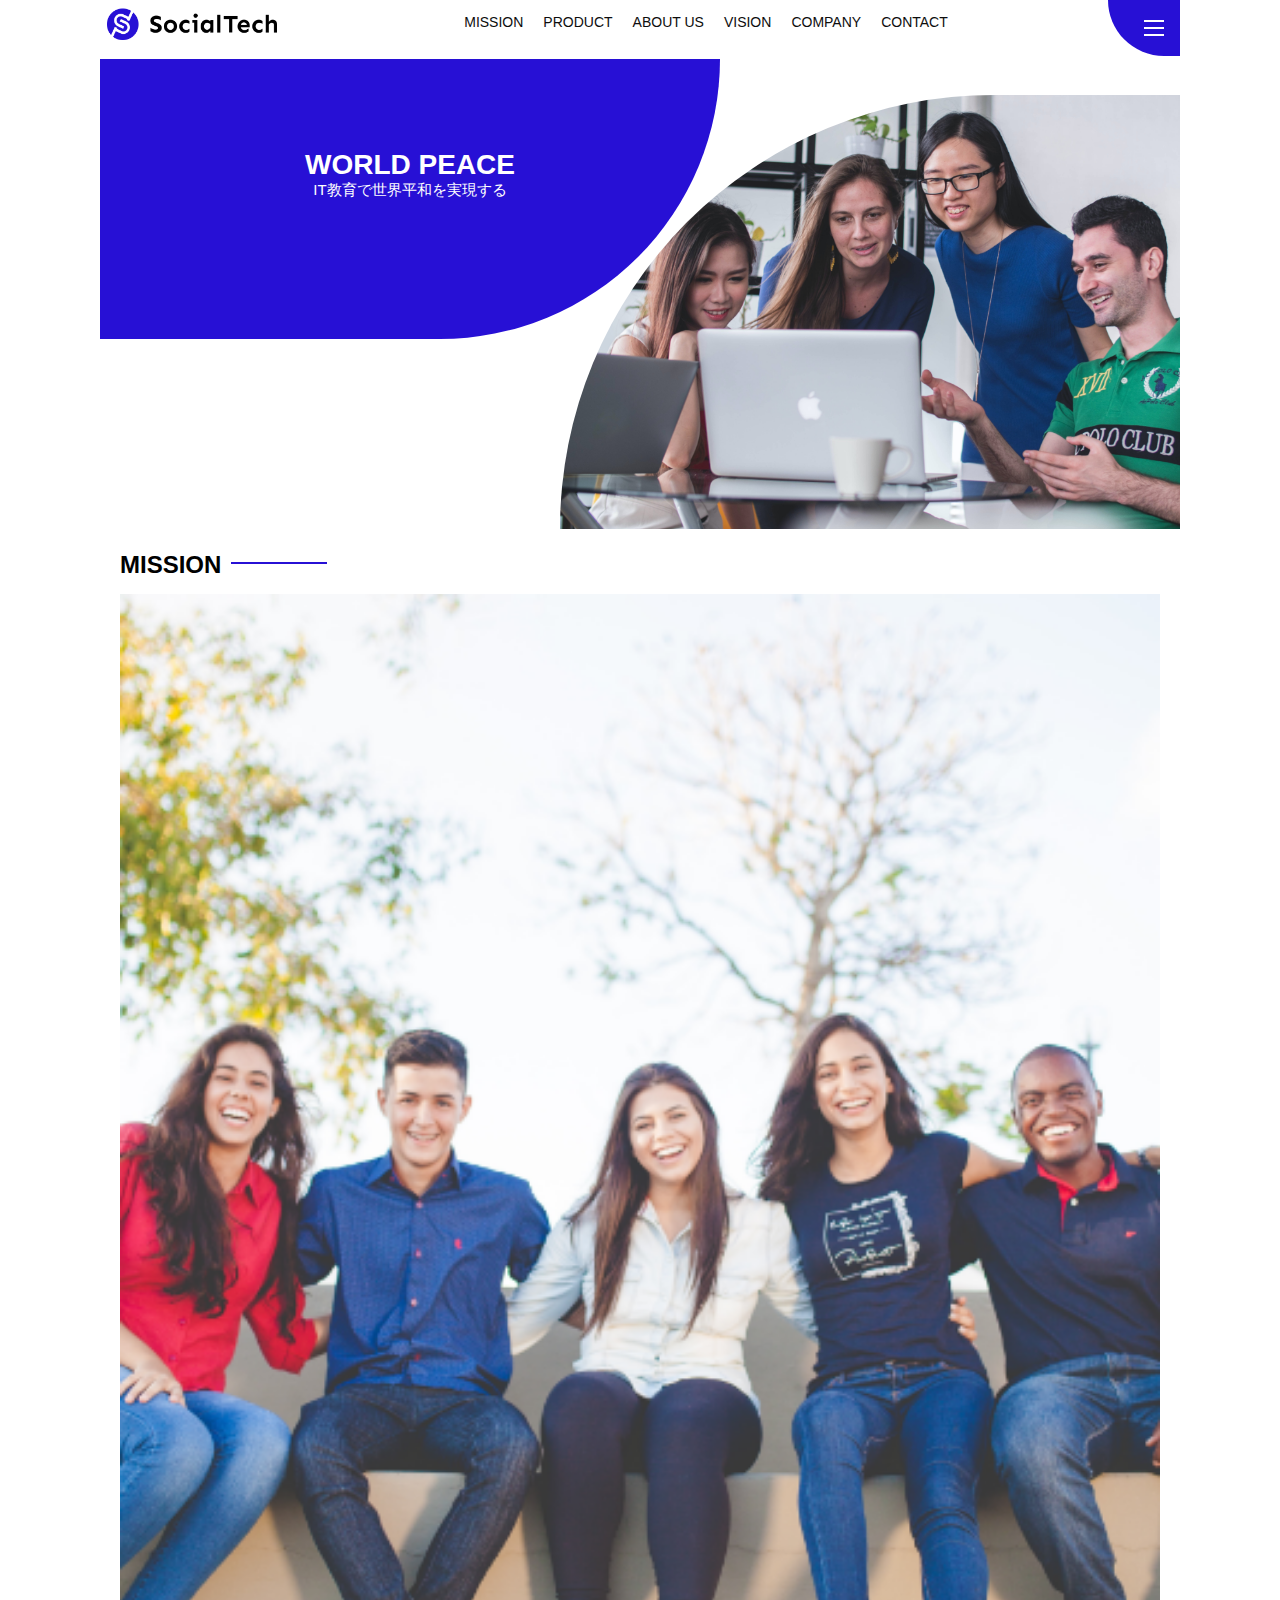
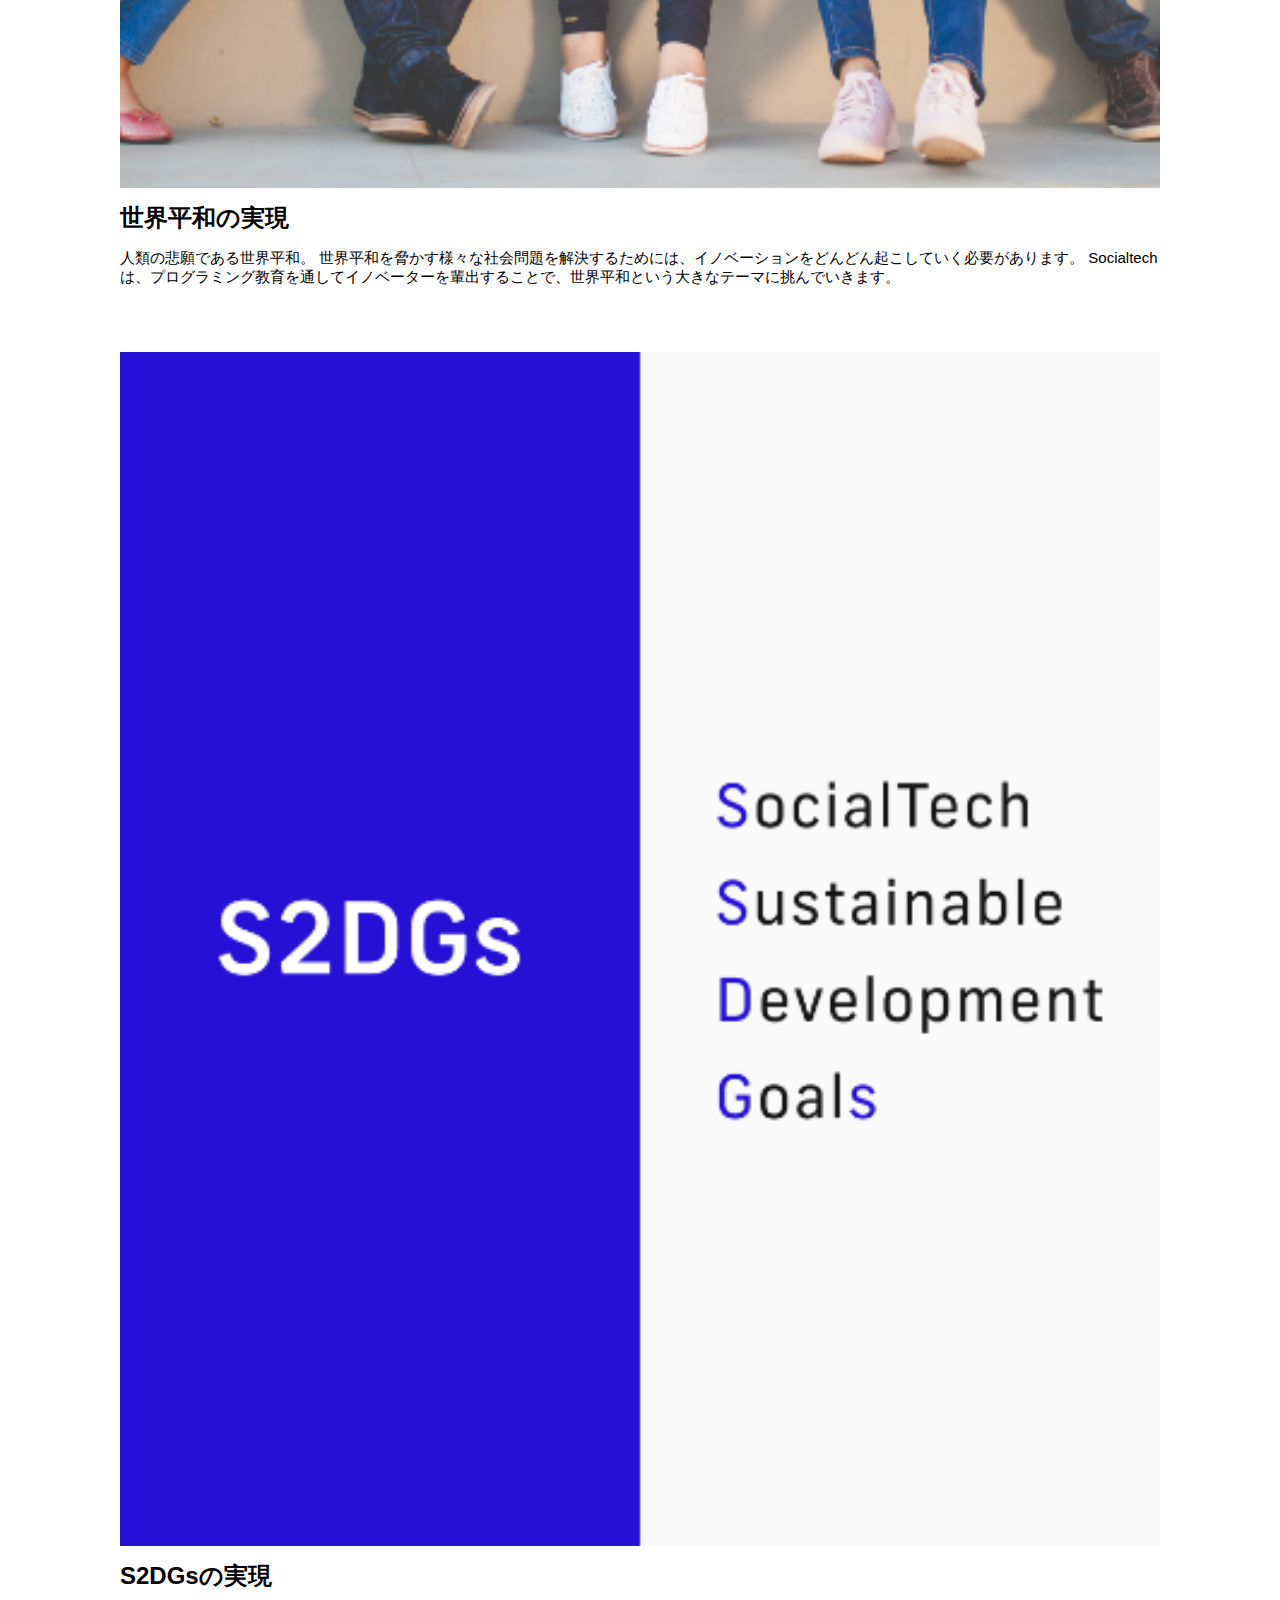
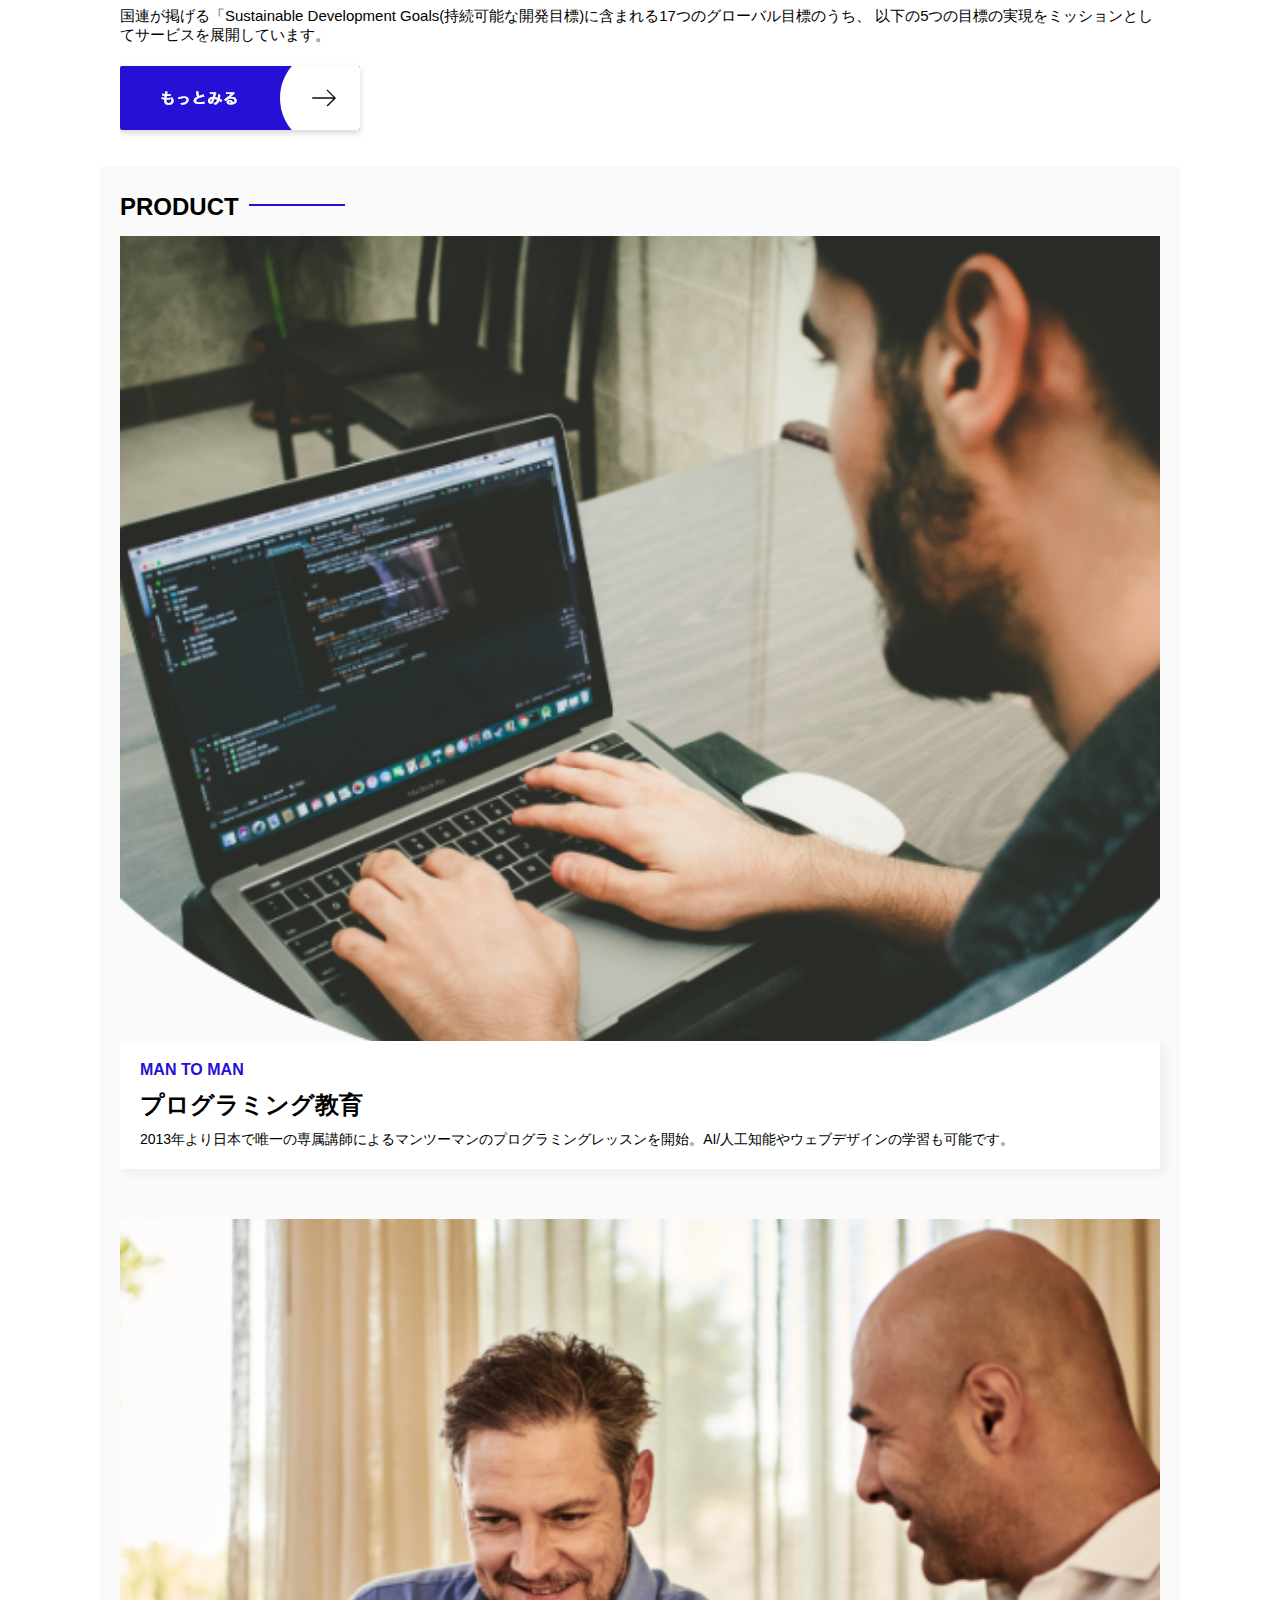
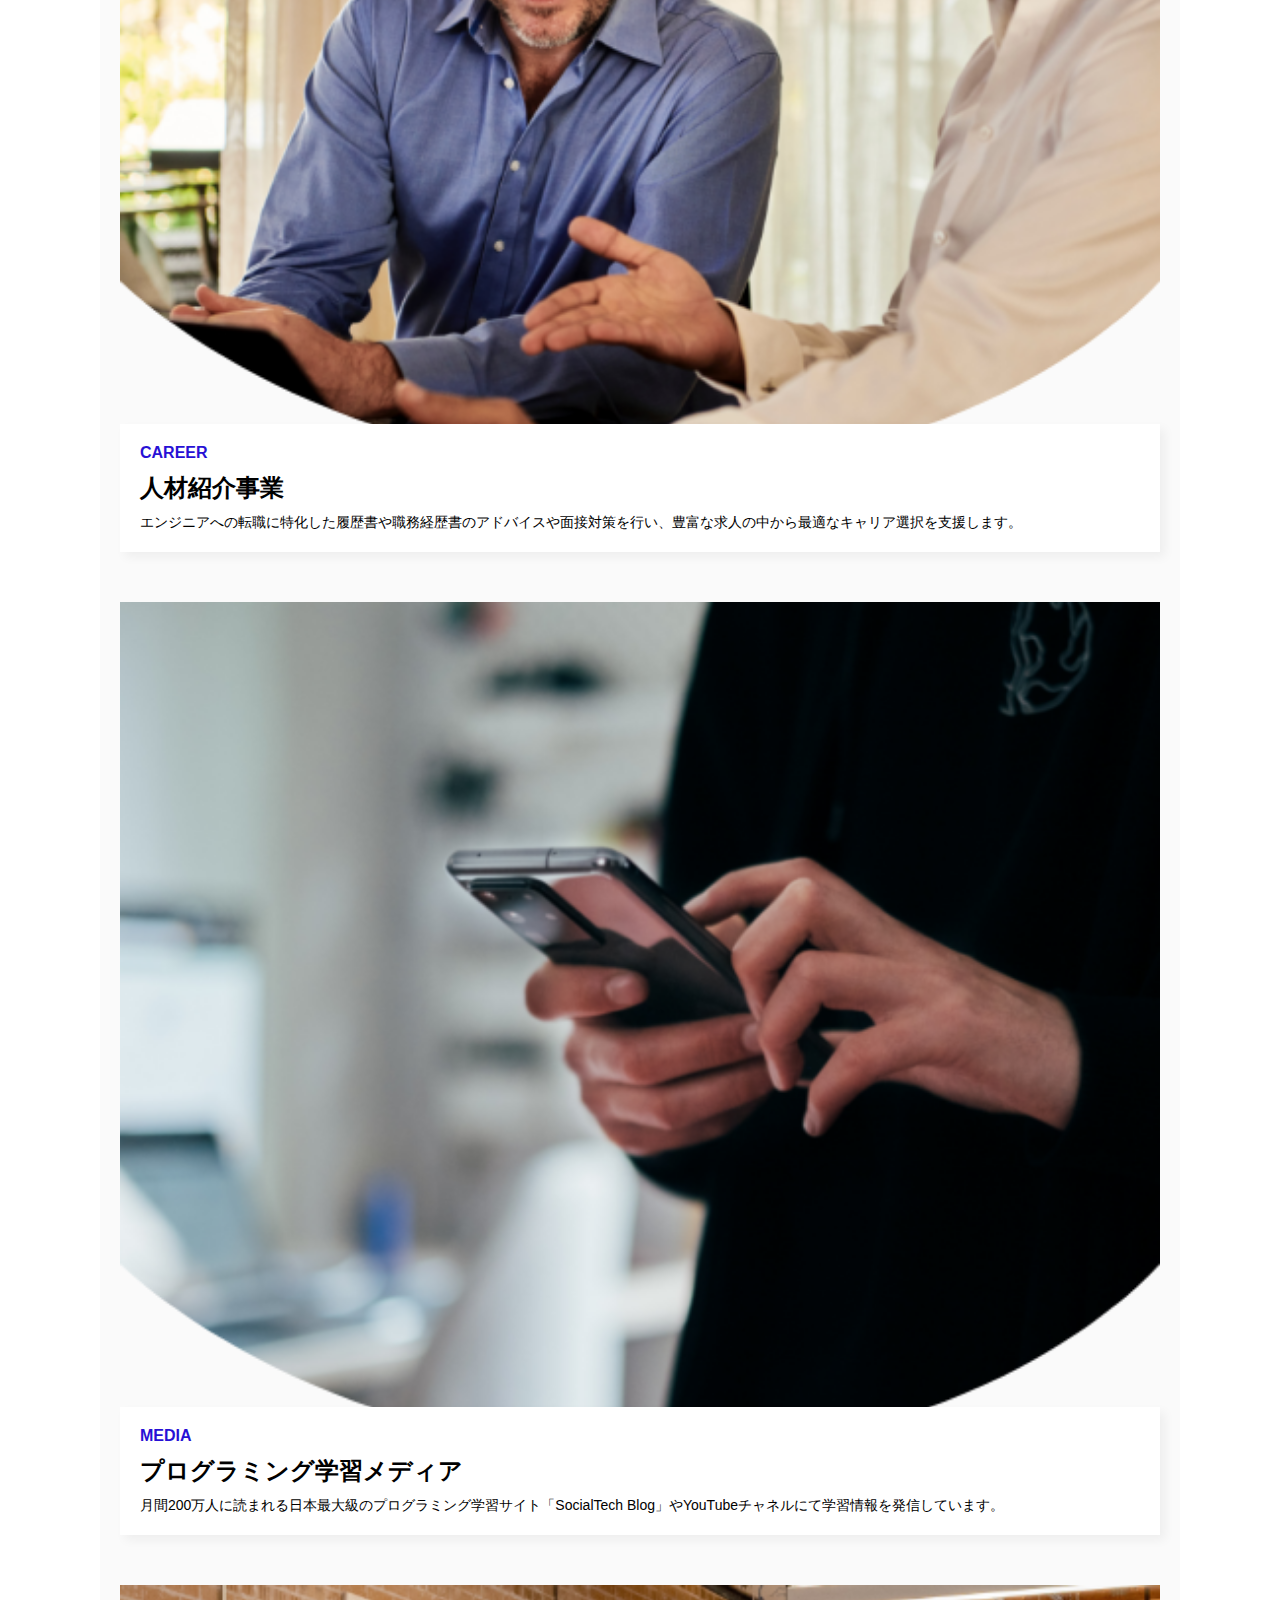
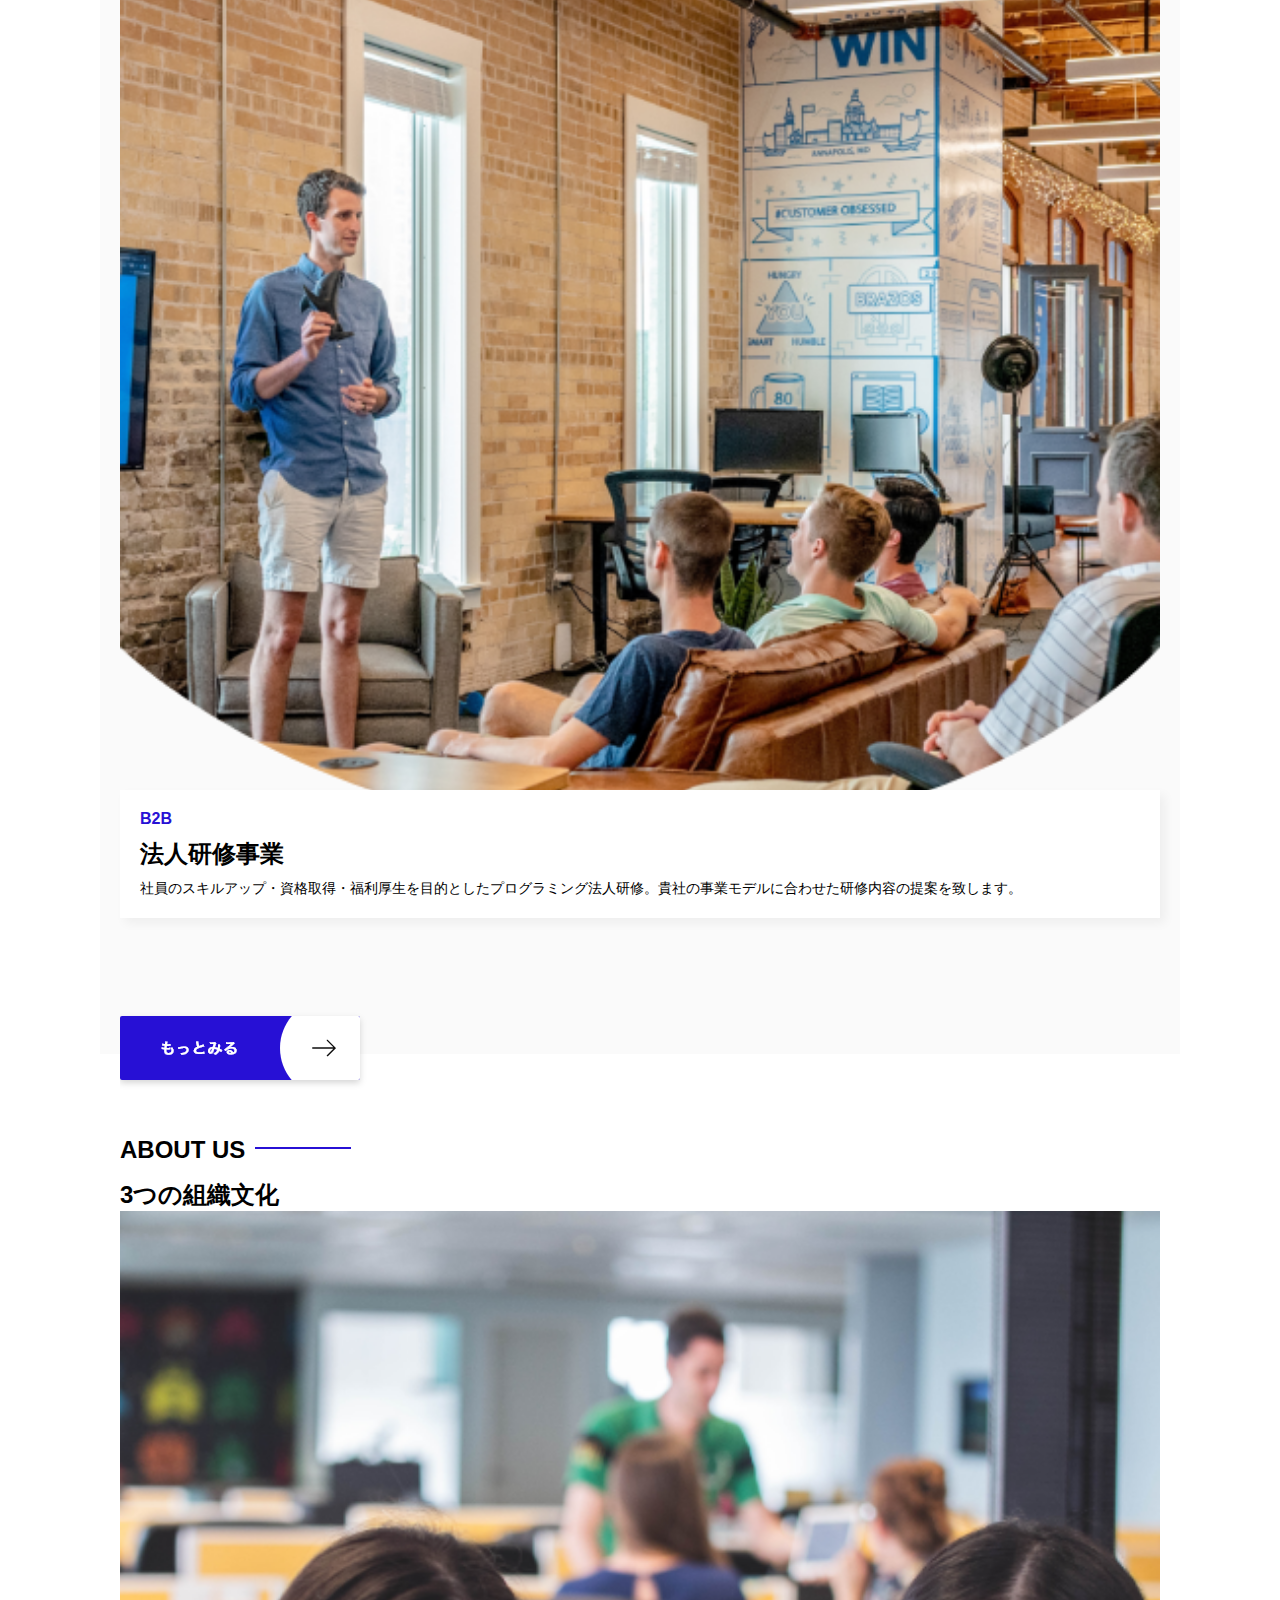
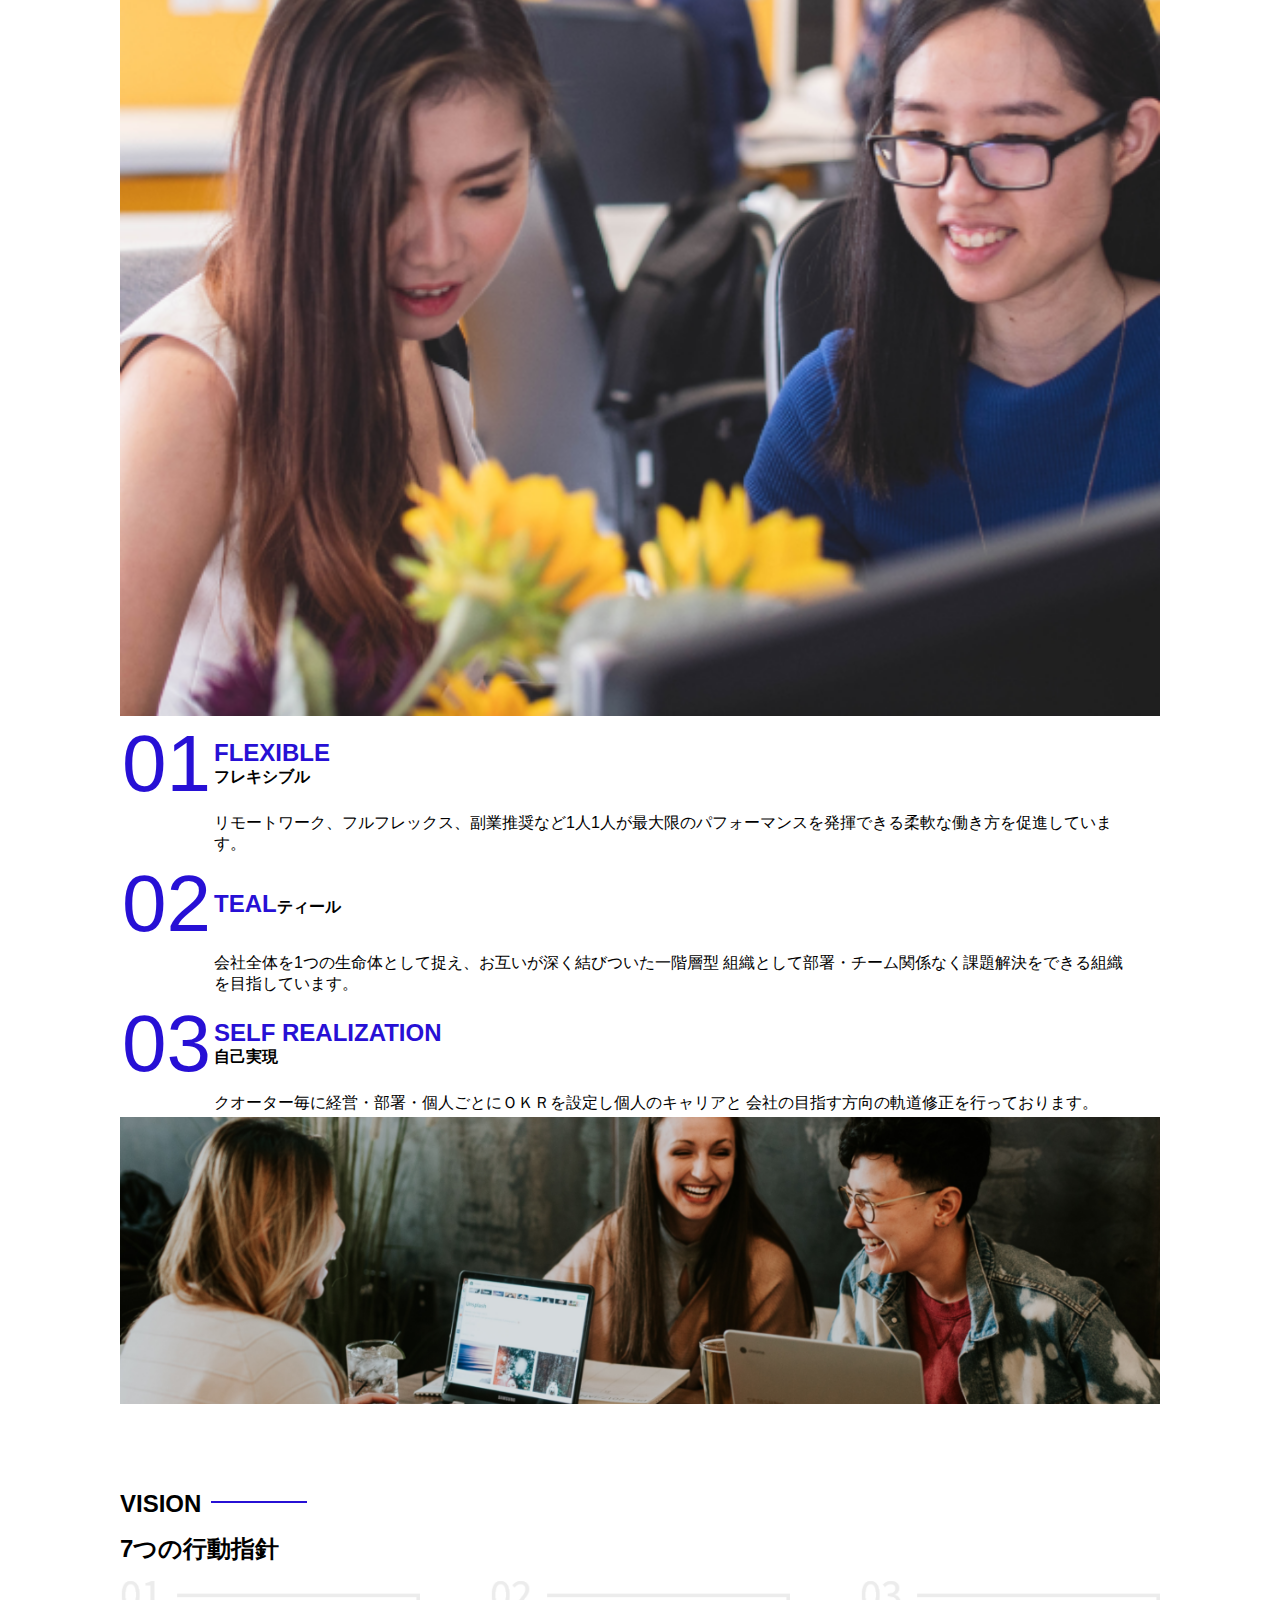
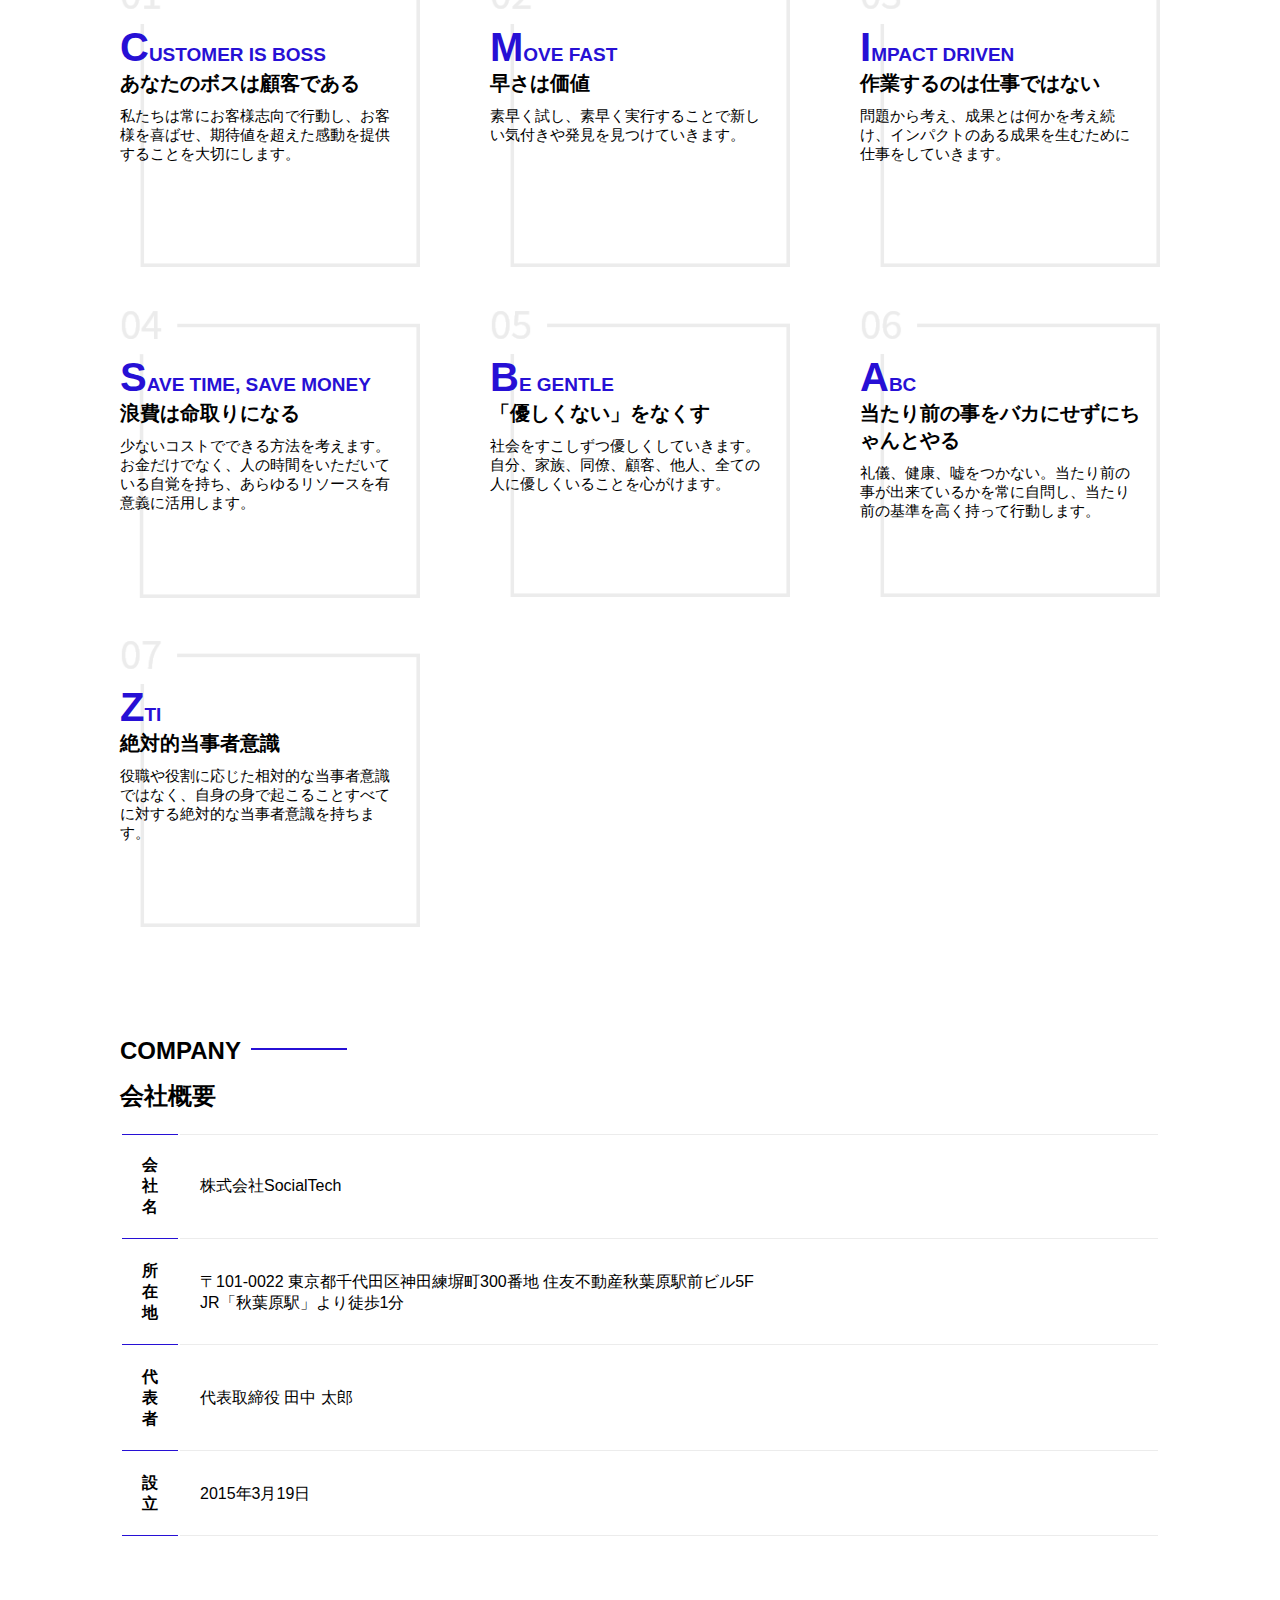
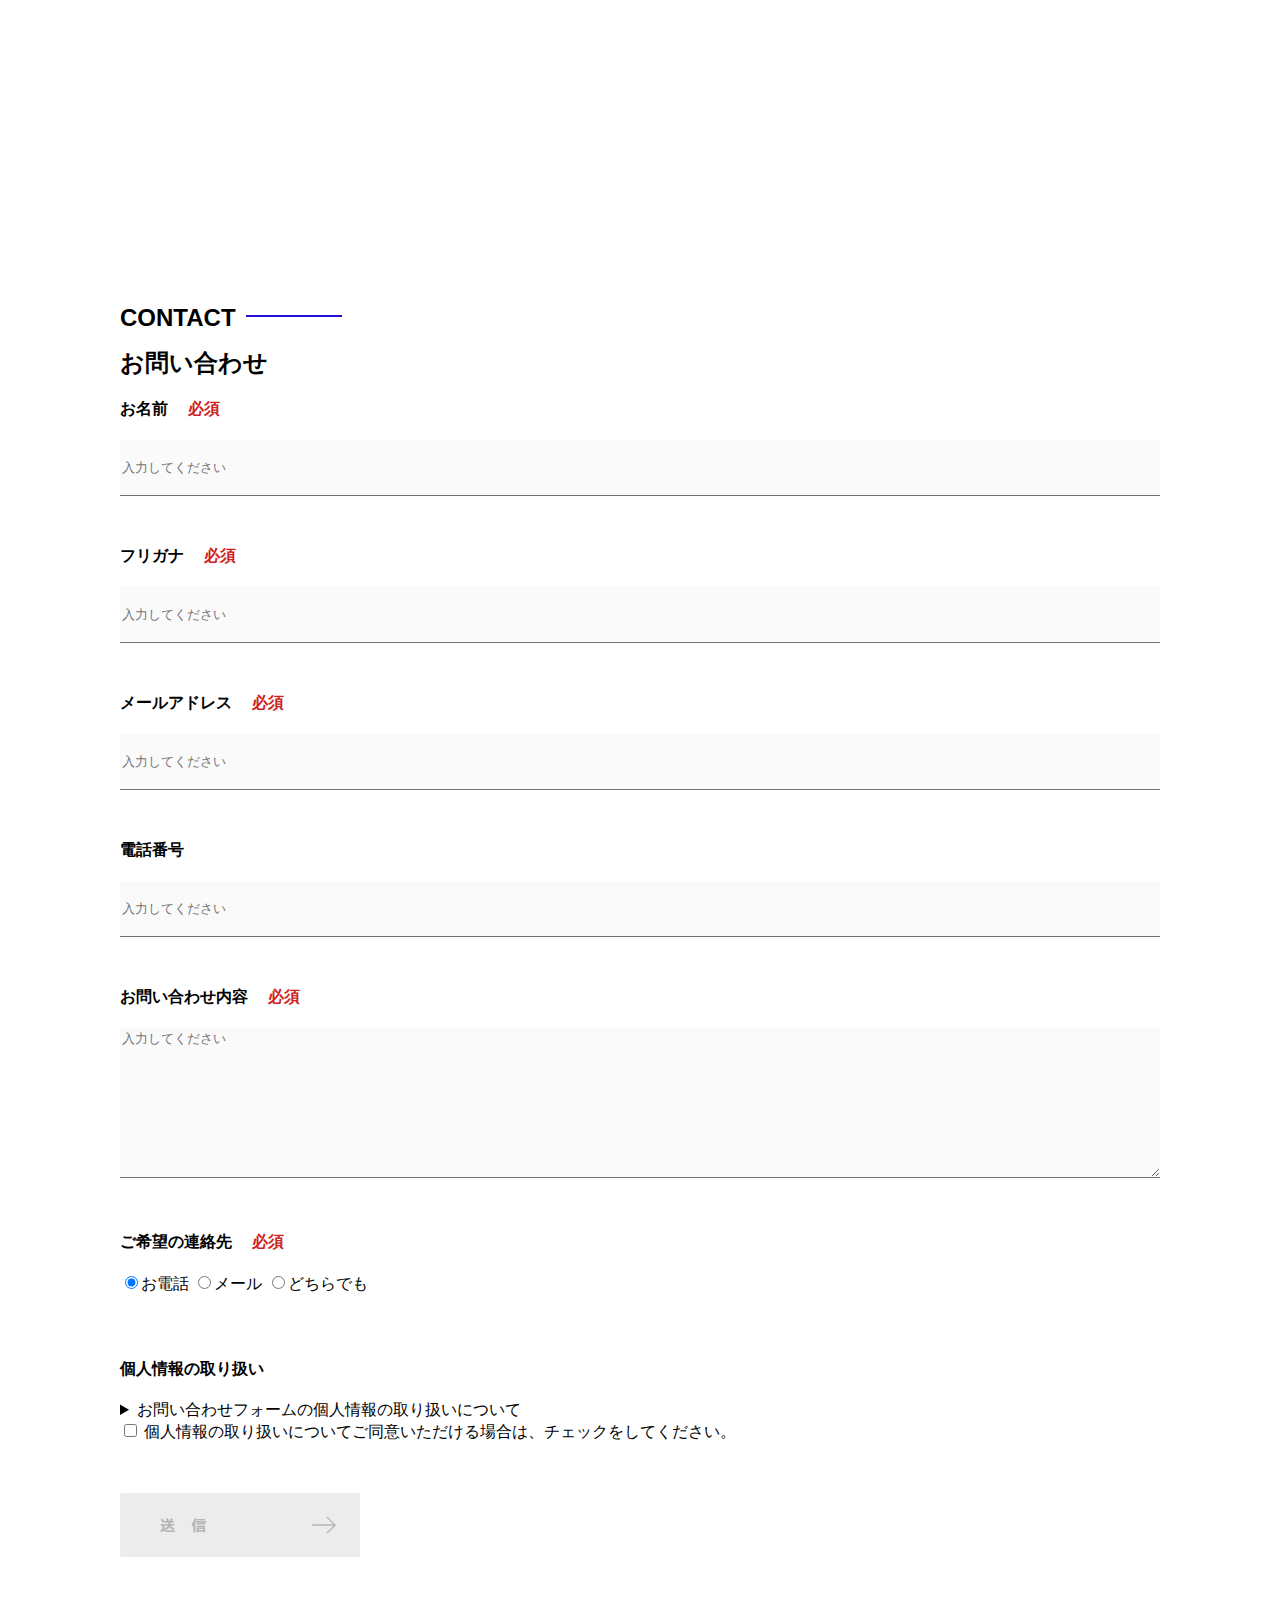
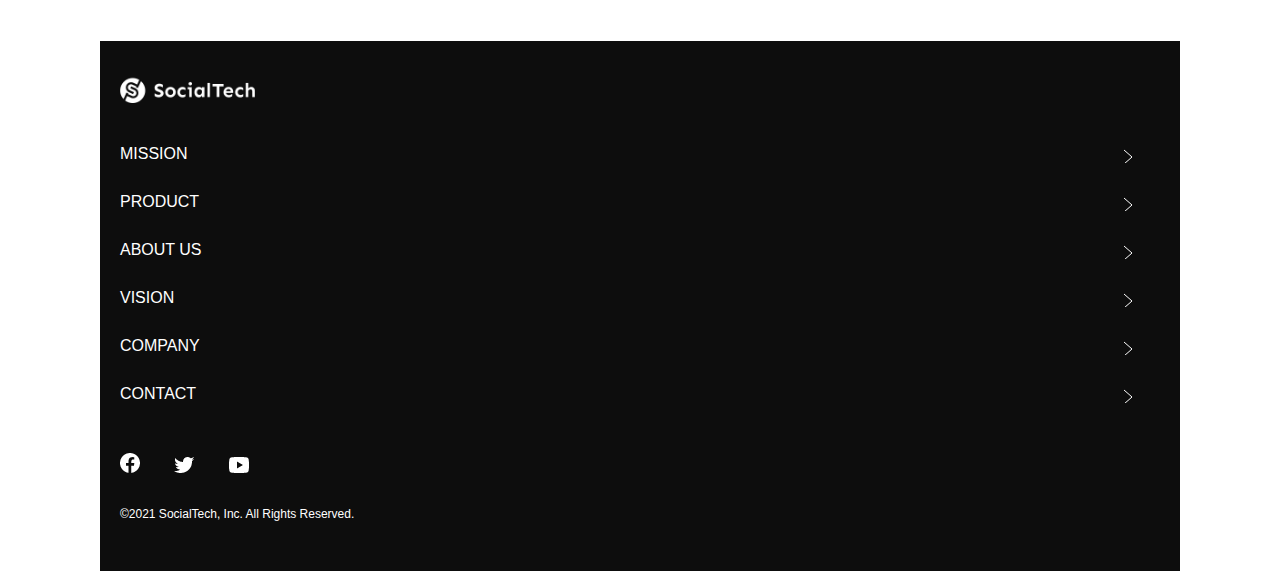
<file: index.html>
<!DOCTYPE html>
<html>
    <head>
        <title>SocialTech</title>
        <meta charset="utf-8">
        <meta name="description" content="SocialTechはEdTech業界のリーディングカンパニーを目指します。">
        <meta name="viewport" content="width=device-width,initial-scale=1.0">
        <link rel="stylesheet" href="style.css">
    </head>

    <body>
     <header>
        <a href="index.html" id="logo"><img src="images/logo.png" alt="トップページに戻る"></a>

        <nav id="nav-pc">
            <ul>
                <li><a href="mission.html">MISSION</a></li>
                <li><a href="product.html">PRODUCT</a></li>
                <li><a href="index.html#aboutus">ABOUT US</a></li>
                <li><a href="index.html#vision">VISION</a></li>
                <li><a href="index.html#company">COMPANY</a></li>
                <li><a href="index.html#contact">CONTACT</a></li>
            </ul>
        </nav>

        <button id="menu-sp" onclick="document.getElementById('nav-sp').style.display='block'">
        <img src="images/button-menu.png" alt="ナビゲーションを開く">
        </button>

        <div id="nav-sp">
            <button id="close" onclick="document.getElementById('nav-sp').style.display='none'">
                <img src="images/button-close.png" alt="ナビゲーションを閉じる">
            </button>

            <nav>
                <ul>
                    <li>
                        <a id="logo-sp" href="index.html" onclick="document.getElementById('nav-sp').style.display='none'"><img src="images/logo-sp.png" alt="トップページに戻る"></a>
                    </li>
                    <li><a class="menu" href="mission.html" onclick="document.getElementById('nav-sp').style.display='none'">MISSION</a></li>
                    <li><a class="menu" href="product.html" onclick="document.getElementById('nav-sp').style.display='none'">PRODUCT</a></li>
                    <li><a class="menu" href="index.html#aboutus" onclick="document.getElementById('nav-sp').style.display='none'">ABOUT US</a></li>
                    <li><a class="menu" href="index.html#vision" onclick="document.getElementById('nav-sp').style.display='none'">VISION</a></li>
                    <li><a class="menu" href="index.html#company" onclick="document.getElementById('nav-sp').style.display='none'">COMPANY</a></li>
                    <li><a class="menu" href="index.html#contact" onclick="document.getElementById('nav-sp').style.display='none'">CONTACT</a></li>
                </ul>
            </nav>
            <div id="sns">
                <a href="https://www.facebook.com/sejuku2013">
                    <img src="images/button-facebook.png" alt="Facebookのリンク">
                </a>
                <a href="https://twitter.com/samuraijuku">
                    <img src="images/button-twitter.png" alt="Twitterのリンク">
                </a>
                <a href="https://www.youtube.com/channel/UCCFOQO5aDK0xXam4cUQXT8g">
                    <img src="images/button-youtube.png" alt="YouTubeのリンク">
                </a>
            </div>
        </div>
    </header>


    <main>
        <article>
        <section id="main-visual">
            <div id="main-message">
                <h1>WORLD PEACE</h1>
                <p>IT教育で世界平和を実現する</p>
            </div>
            <img src="images/index/index-main.png" alt="PCの周りに集まる多国籍の仲間たち">
        </section>

        <section id="mission">
            <h2 class="index-h2">MISSION</h2>
            <div id="mission-flex">
                <div>
                    <img id="mission-photo" src="images/index/index-mission.png" alt="屋外のベンチで写真を撮影する多国籍の仲間たち">
                    <h3>世界平和の実現</h3>
                    <p>人類の悲願である世界平和。
                        世界平和を脅かす様々な社会問題を解決するためには、イノベーションをどんどん起こしていく必要があります。
                        Socialtechは、プログラミング教育を通してイノベーターを輩出することで、世界平和という大きなテーマに挑んでいきます。</p>
                </div>

                <div>
                    <img id="s2dgs" src="images/index/s2dgs.png" alt="S2DGs">
                    <h3>S2DGsの実現</h3>
                    <p>国連が掲げる「Sustainable Development Goals(持続可能な開発目標)に含まれる17つのグローバル目標のうち、
                        以下の5つの目標の実現をミッションとしてサービスを展開しています。
                    </p>
                    <a href="mission.html">
                        <img src="images/button-more.png" alt="もっとみる">
                    </a>
                </div>
            </div>

        </section>

        <section id="product">
            <h2 class="index-h2">PRODUCT</h2>
            <div class="product-flex">
            <div id="product-left">
                 <div>
                    <img class="product-photo" src="images/index/index-mantoman.png" alt="PCでコードを書く男性">
                    <div class="product-explain">
                        <span>MAN TO MAN</span>
                        <h3>プログラミング教育</h3>
                        <p>2013年より日本で唯一の専属講師によるマンツーマンのプログラミングレッスンを開始。AI/人工知能やウェブデザインの学習も可能です。</p>
                    </div>
                </div>
                <div>
                    <img class="product-photo" src="images/index/index-career.png" alt="笑顔で話し合う2人の男性">
                    <div class="product-explain">
                        <span>CAREER</span>
                        <h3>人材紹介事業</h3>
                        <p>エンジニアへの転職に特化した履歴書や職務経歴書のアドバイスや面接対策を行い、豊富な求人の中から最適なキャリア選択を支援します。</p>
                    </div>
                </div>
            </div>

            <div id="product-right">
                <div>
                    <img class="product-photo" src="images/index/index-media.png" alt="スマートフォンを操作する人">
                    <div class="product-explain">
                        <span>MEDIA</span>
                        <h3>プログラミング学習メディア</h3>
                        <p>月間200万人に読まれる日本最大級のプログラミング学習サイト「SocialTech Blog」やYouTubeチャネルにて学習情報を発信しています。</p>
                    </div>
                </div>

                <div>
                    <img class="product-photo" src="images/index/index-b2b.png" alt="講演中の男性とそれを聴く人々">
                    <div class="product-explain">
                        <span>B2B</span>
                        <h3>法人研修事業</h3>
                        <p>社員のスキルアップ・資格取得・福利厚生を目的としたプログラミング法人研修。貴社の事業モデルに合わせた研修内容の提案を致します。</p>
                    </div>
                </div>
            </div>
            </div>
            <div id="product-more">
                <a href="product.html">
                <img src="images/button-more.png" alt="もっとみる">
                </a>
            </div>
        </section>

        <section id="aboutus">
            <h2 class="index-h2">ABOUT US</h2>
            <h3>3つの組織文化</h3>
            <div>
                <table class="culture-table">
                    <tr>
                        <td class="culture-num">01</td>
                        <th><span class="culture-en">FLEXIBLE</span><br>フレキシブル</th>
                    </tr>

                    <tr>
                        <td></td>
                        <td class="culture-description">リモートワーク、フルフレックス、副業推奨など1人1人が最大限のパフォーマンスを発揮できる柔軟な働き方を促進しています。</td>
                    </tr>

                    <tr>
                        <td class="culture-num">02</td>
                        <th><span class="culture-en">TEAL</span>ティール</th>
                    </tr>

                    <tr>
                        <td></td>
                        <td class="culture-description">会社全体を1つの生命体として捉え、お互いが深く結びついた一階層型 組織として部署・チーム関係なく課題解決をできる組織を目指しています。</td>
                    </tr>

                    <tr>
                        <td class="culture-num">03</td>
                        <th><span class="culture-en">SELF REALIZATION</span><br>自己実現</th>
                    </tr>

                    <tr>
                        <td></td>
                        <td class="culture-description">クオーター毎に経営・部署・個人ごとにＯＫＲを設定し個人のキャリアと 会社の目指す方向の軌道修正を行っております。</td>
                    </tr>
                </table>
                <img class="culture-img" src="images/index/index-aboutus1.png" alt="笑顔で話し合う2人の女性">
            </div>
            <img class="culture-img2" src="images/index/index-aboutus2.png" alt="笑顔で話し合う3人の男女">
        </section>

         <section id="vision">
            <h2 class="index-h2">VISION</h2>
            <h3>7つの行動指針</h3>
            <div>
                <div class="vision-box">
                    <img src="images/index/vision-01.png" alt="01">
                    <div>
                        <h4>CUSTOMER IS BOSS</h4>
                        <h5>あなたのボスは顧客である</h5>
                        <p>私たちは常にお客様志向で行動し、お客様を喜ばせ、期待値を超えた感動を提供することを大切にします。</p>
                    </div>
                </div>

                 <div class="vision-box">
                    <img src="images/index/vision-02.png" alt="02">
                    <div>
                        <h4>MOVE FAST</h4>
                        <h5>早さは価値</h5>
                        <p>素早く試し、素早く実行することで新しい気付きや発見を見つけていきます。</p>
                    </div>
                </div>

                <div class="vision-box">
                    <img src="images/index/vision-03.png" alt="03">
                    <div>
                        <h4>IMPACT DRIVEN</h4>
                        <h5>作業するのは仕事ではない</h5>
                        <p>問題から考え、成果とは何かを考え続け、インパクトのある成果を生むために仕事をしていきます。</p>
                    </div>
                </div>

                <div class="vision-box">
                    <img src="images/index/vision-04.png" alt="04">
                    <div>
                        <h4>SAVE TIME, SAVE MONEY</h4>
                        <h5>浪費は命取りになる</h5>
                        <p>少ないコストでできる方法を考えます。お金だけでなく、人の時間をいただいている自覚を持ち、あらゆるリソースを有意義に活用します。</p>
                    </div>
                </div>

                <div class="vision-box">
                    <img src="images/index/vision-05.png" alt="05">
                    <div>
                        <h4>BE GENTLE</h4>
                        <h5>「優しくない」をなくす</h5>
                        <p>社会をすこしずつ優しくしていきます。自分、家族、同僚、顧客、他人、全ての人に優しくいることを心がけます。</p>
                    </div>
                </div>

                <div class="vision-box">
                    <img src="images/index/vision-06.png" alt="06">
                    <div>
                        <h4>ABC</h4>
                        <h5>当たり前の事をバカにせずにちゃんとやる</h5>
                        <p>礼儀、健康、嘘をつかない。当たり前の事が出来ているかを常に自問し、当たり前の基準を高く持って行動します。</p>
                    </div>
                </div>

                <div class="vision-box">
                    <img src="images/index/vision-07.png" alt="07">
                    <div>
                        <h4>ZTI</h4>
                        <h5>絶対的当事者意識</h5>
                        <p>役職や役割に応じた相対的な当事者意識ではなく、自身の身で起こることすべてに対する絶対的な当事者意識を持ちます。</p>
                    </div>
                </div>
            </div>
        </section>

        <section id="company">
            <h2 class="index-h2">COMPANY</h2>
            <h3>会社概要</h3>
            <table id="company-table">
             <tr>
               <th class="tableheader tableheader-first">会社名</th>
               <td class="cell cell-first">株式会社SocialTech</td>
             </tr>

             <tr>
               <th class="tableheader">所在地</th>
               <td class="cell">〒101-0022 東京都千代田区神田練塀町300番地 住友不動産秋葉原駅前ビル5F<br>JR「秋葉原駅」より徒歩1分</td>
             </tr>

             <tr>
               <th class="tableheader">代表者</th>
               <td class="cell">代表取締役 田中 太郎</td>
             </tr>

             <tr>
               <th class="tableheader">設立</th>
               <td class="cell">2015年3月19日</td>
             </tr>
           </table>
 <iframe 
 src="https://www.google.com/maps/embed?pb=!1m18!1m12!1m3!1d3240.0688551336807!2d139.7720776771055!3d35.69992317258124!2m3!1f0!2f0!3f0!3m2!1i1024!2i768!4f13.1!3m3!1m2!1s0x60188fee13660e23%3A0x77137876edf742ac!2z5L2P5Y-L5LiN5YuV55Sj56eL6JGJ5Y6f6aeF5YmN44OT44Or!5e0!3m2!1sja!2sjp!4v1704858013291!5m2!1sja!2sjp" 
 style="border: 0" allowfullscreen="" loading="lazy">
 </iframe>
        </section>

        <section id="contact">
            <h2 class="index-h2">CONTACT</h2>
            <h3>お問い合わせ</h3>
            <form>
                <div>
                    <div class="contact-heading">
                        <label class="contact-label">お名前<span class="contact-span">必須</span></label>
                    </div>

                    <div>
                        <input type="text" name="name" placeholder="入力してください" class="contact-textbox">
                    </div>
                </div>

                <div>
                    <div class="contact-heading">
                        <label class="contact-label">フリガナ<span class="contact-span">必須</span></label>
                    </div>

                    <div>
                        <input type="text" name="hurigana" placeholder="入力してください" class="contact-textbox">
                    </div>
                </div>

                <div>
                    <div class="contact-heading">
                    <label class="contact-label">メールアドレス<span class="contact-span">必須</span></label>
                </div>

                <div>
                    <input type="text" name="email" placeholder="入力してください" class="contact-textbox">
                </div>
            </div>

            <div>
                <div class="contact-heading">
                    <label class="contact-label">電話番号</label>
                </div>

                <div>
                    <input type="text" name="tel" placeholder="入力してください" class="contact-textbox">
                </div>
            </div>

            <div>
                <div class="contact-heading">
                    <label class="contact-label">お問い合わせ内容<span class="contact-span">必須</span></label>
                </div>

                <div>
                    <textarea class="contact-textarea" placeholder="入力してください" name="message"></textarea>
                </div>
            </div>
            
            <div>
                <div class="contact-heading">
                    <label class="contact-label">ご希望の連絡先<span class="contact-span">必須</span></label>
                </div>

                <div>
                    <input class="radiobutton" type="radio" value="tel" name="contact" checked><label>お電話</label>
                    <input class="radiobutton" type="radio" value="mail" name="contact"><label>メール</label>
                    <input class="radiobutton" type="radio" value="both" name="contact"><label>どちらでも</label>
                </div>
            </div>

             <div>
               <div class="contact-heading">
                 <label class="contact-label">個人情報の取り扱い</label>
               </div>
               <div>
                 <details>
                   <summary>お問い合わせフォームの個人情報の取り扱いについて</summary>
                   <div>
                     <dl>
                       <dt>１．組織の名称又は氏名</dt>
                       <dd>株式会社SocialTech</dd>
                       <dt>２．個人情報保護管理者（若しくはその代理人）の氏名又は職名、所属及び連絡先</dt>
                       <dd>
                         <p>鈴木 一郎 コーポレート部</p>
                         <p>メールアドレス：samurai@example.com</p>
                         <p>TEL：03-1234-5678</p>
                       </dd>
                       <dt>３．個人情報の利用目的</dt>
                       <dd>
                         <ul>
                           <li>本サービス及び本サービスに関連する情報の提供又はそれらに関する連絡のため</li>
                           <li>ユーザーの本人確認のため</li>
                           <li>当社サービスのご案内のため</li>
                           <li>当社の商品等の広告または宣伝（電子メールによるものを含むものとします。）</li>
                         </ul>
                       </dd>
                       <dt>４．個人情報の取り扱い業務の委託</dt>
                       <dd>個人情報の取扱業務の全部または一部を外部に業務委託する場合があります。その際、弊社は、個人情報を適切に保護できる管理体制を敷き実行していることを条件として委託先を厳選したうえで、機密保持契約を委託先と締結し、お客様の個人情報を厳密に管理させます。</dd>
                       <dt>５．個人情報の開示等の請求</dt>
                       <dd>
                         お客様は、弊社に対してご自身の個人情報の開示等（利用目的の通知、開示、内容の訂正・追加・削除、利用の停止または消去、第三者への提供の停止）に関して、当社問合わせ窓口に申し出ることができます。<br>
                         その際、弊社はお客様ご本人を確認させていただいたうえで、合理的な期間内に対応いたします。<br>
                         なお、個人情報に関する弊社問合わせ先は、次の通りです。
                       </dd>
                       <dd>
                         <p>株式会社SocialTech　個人情報問合せ窓口</p>
                         <p>〒150-0043　東京都千代田区神田練塀町300番地 住友不動産秋葉原駅前ビル5F</p>
                         <p>メールアドレス：samurai@example.com　TEL：03-1234-5678</p>
                       </dd>
 
                       <dt>６．個人情報を提供されることの任意性について</dt>
                       <dd>お客様がご自身の個人情報を弊社に提供されるか否かは、お客様のご判断によりますが、もしご提供されない場合には、適切なサービスが提供できない場合がありますので予めご了承ください。</dd>
                     </dl>
                   </div>
                 </details>
                 <input type="checkbox" name="agree">
                 <span>個人情報の取り扱いについてご同意いただける場合は、チェックをしてください。</span>
               </div>
             </div>
              <input type="image" src="images/button-submit.png" alt="送信する">
            </form>
        </section>
        </article>
    </main>

    <footer>
      <div id="footer-logo">
        <img src="images/logo-sp.png" alt="SocialTech">
      </div>

      <div id="footer-link">
        <a href="mission.html">MISSION</a>
        <a href="product.html">PRODUCT</a>
        <a href="index.html#aboutus">ABOUT US</a>
        <a href="index.html#vision">VISION</a>
        <a href="index.html#company">COMPANY</a>
        <a href="index.html#contact">CONTACT</a>
      </div>

      <div id="sns-footer">
         <div class="sns-btns">
           <a href="https://www.facebook.com/sejuku2013"><img src="images/button-facebook.png" alt="Facebookのリンク"></a>
           <a href="https://twitter.com/samuraijuku"><img src="images/button-twitter.png" alt="Twitterのリンク"></a>
           <a href="https://www.youtube.com/channel/UCCFOQO5aDK0xXam4cUQXT8g"><img src="images/button-youtube.png" alt="YouTubeのリンク"></a>
         </div>
         <p id="copyright">&copy;2021 SocialTech, Inc. All Rights Reserved.</p>
       </div>
    </footer>
    </body>
</html>
</file>
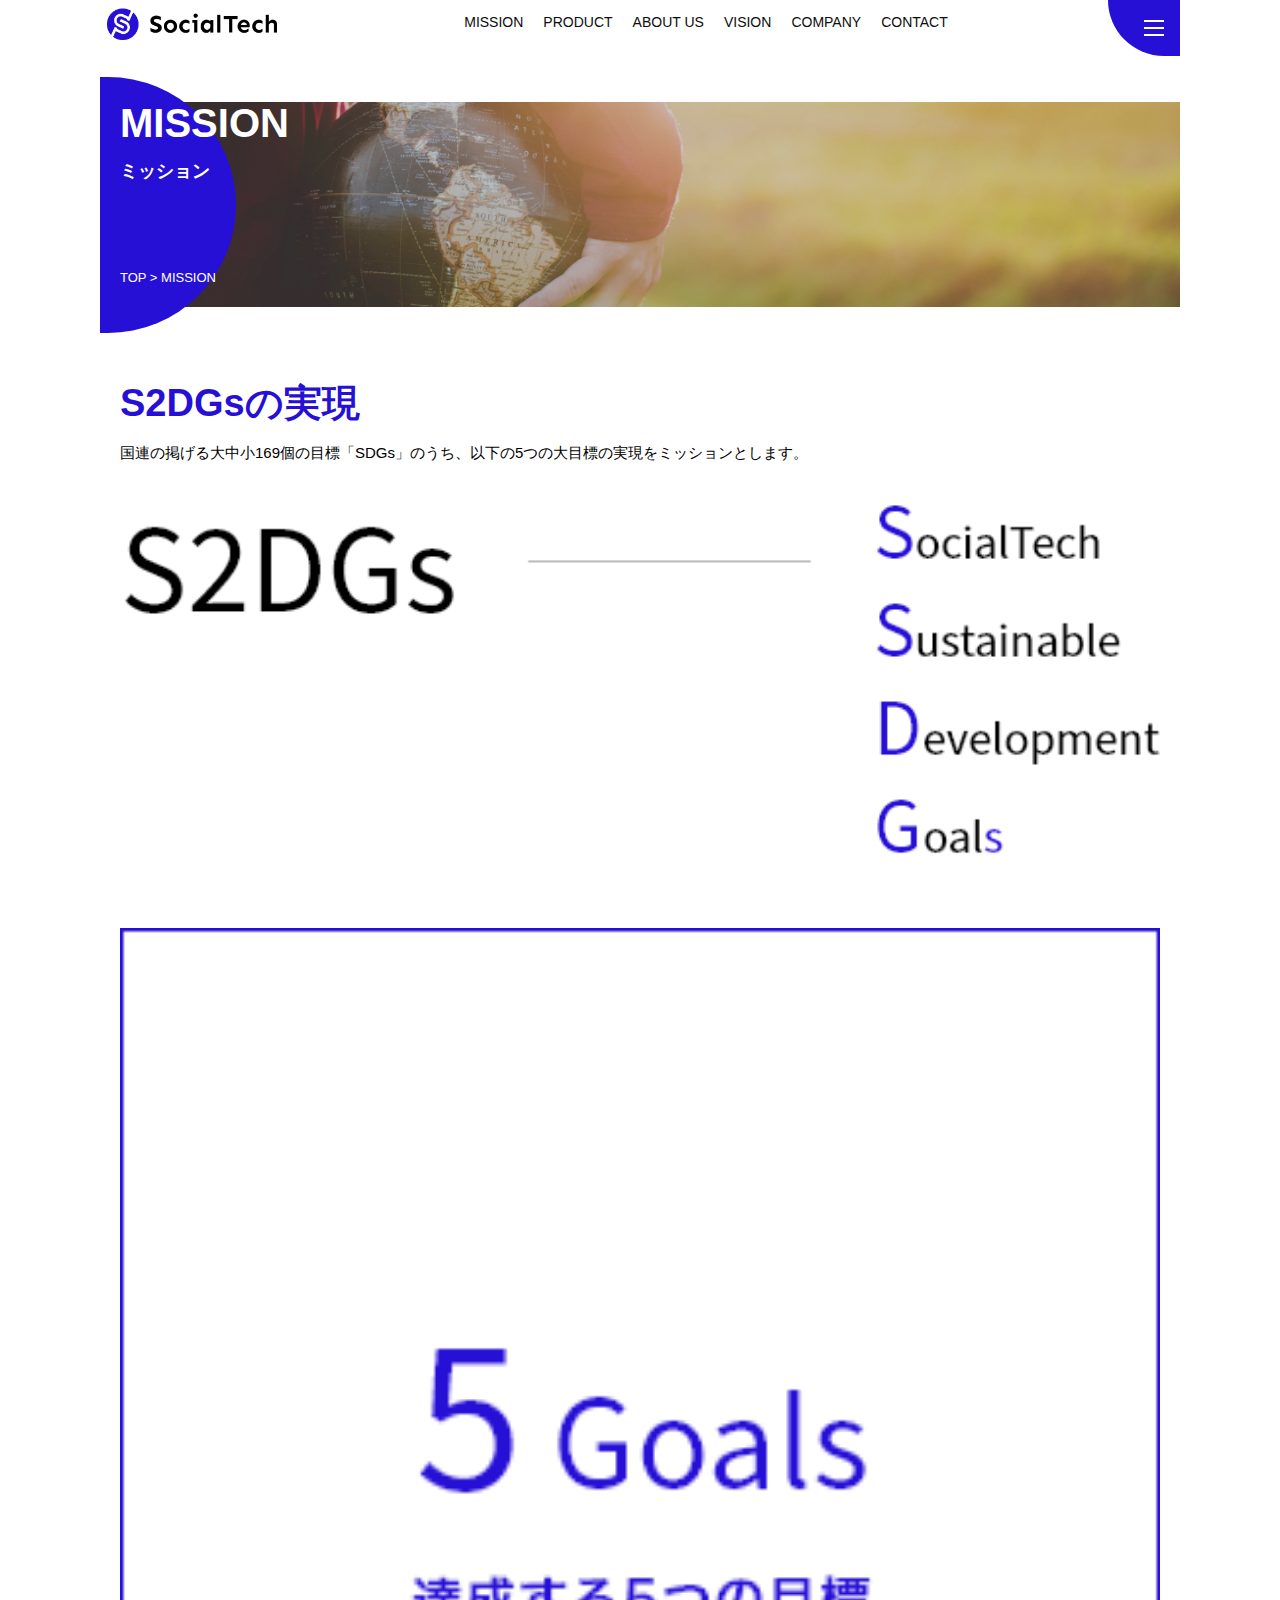
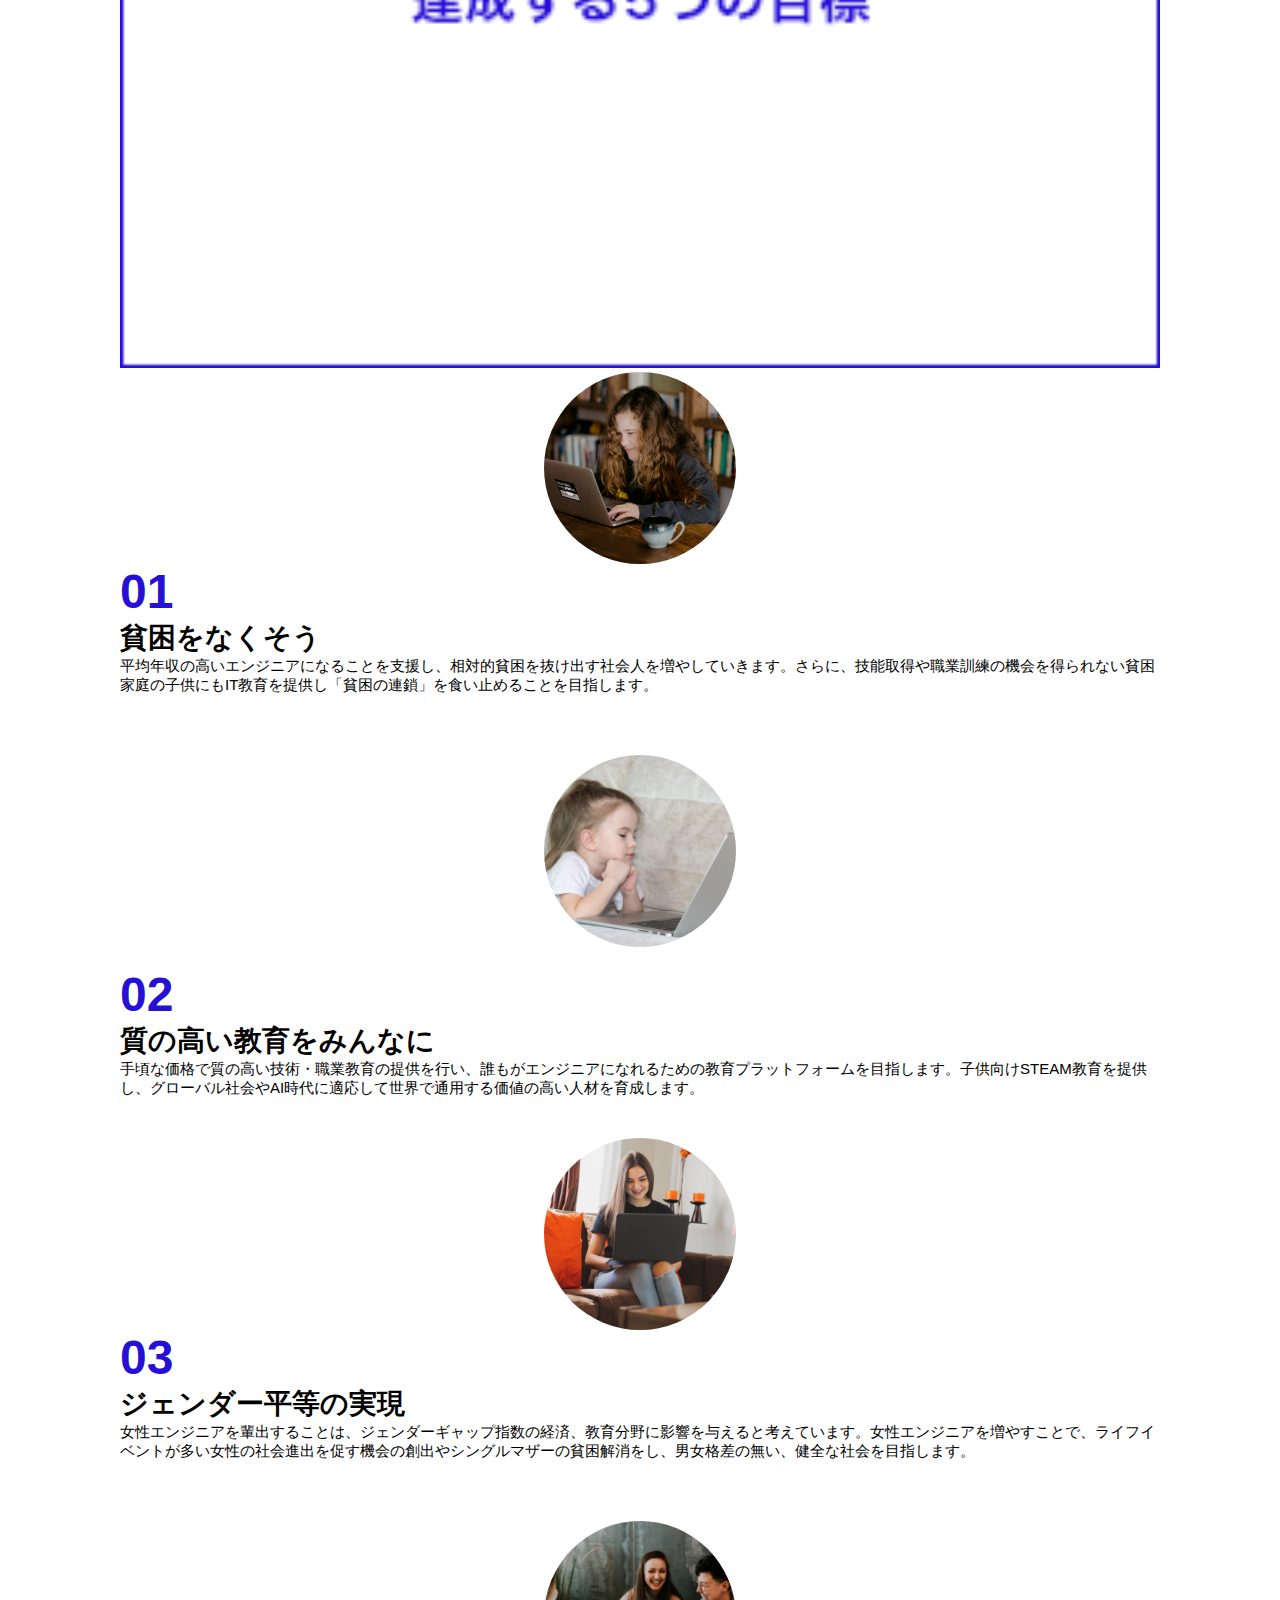
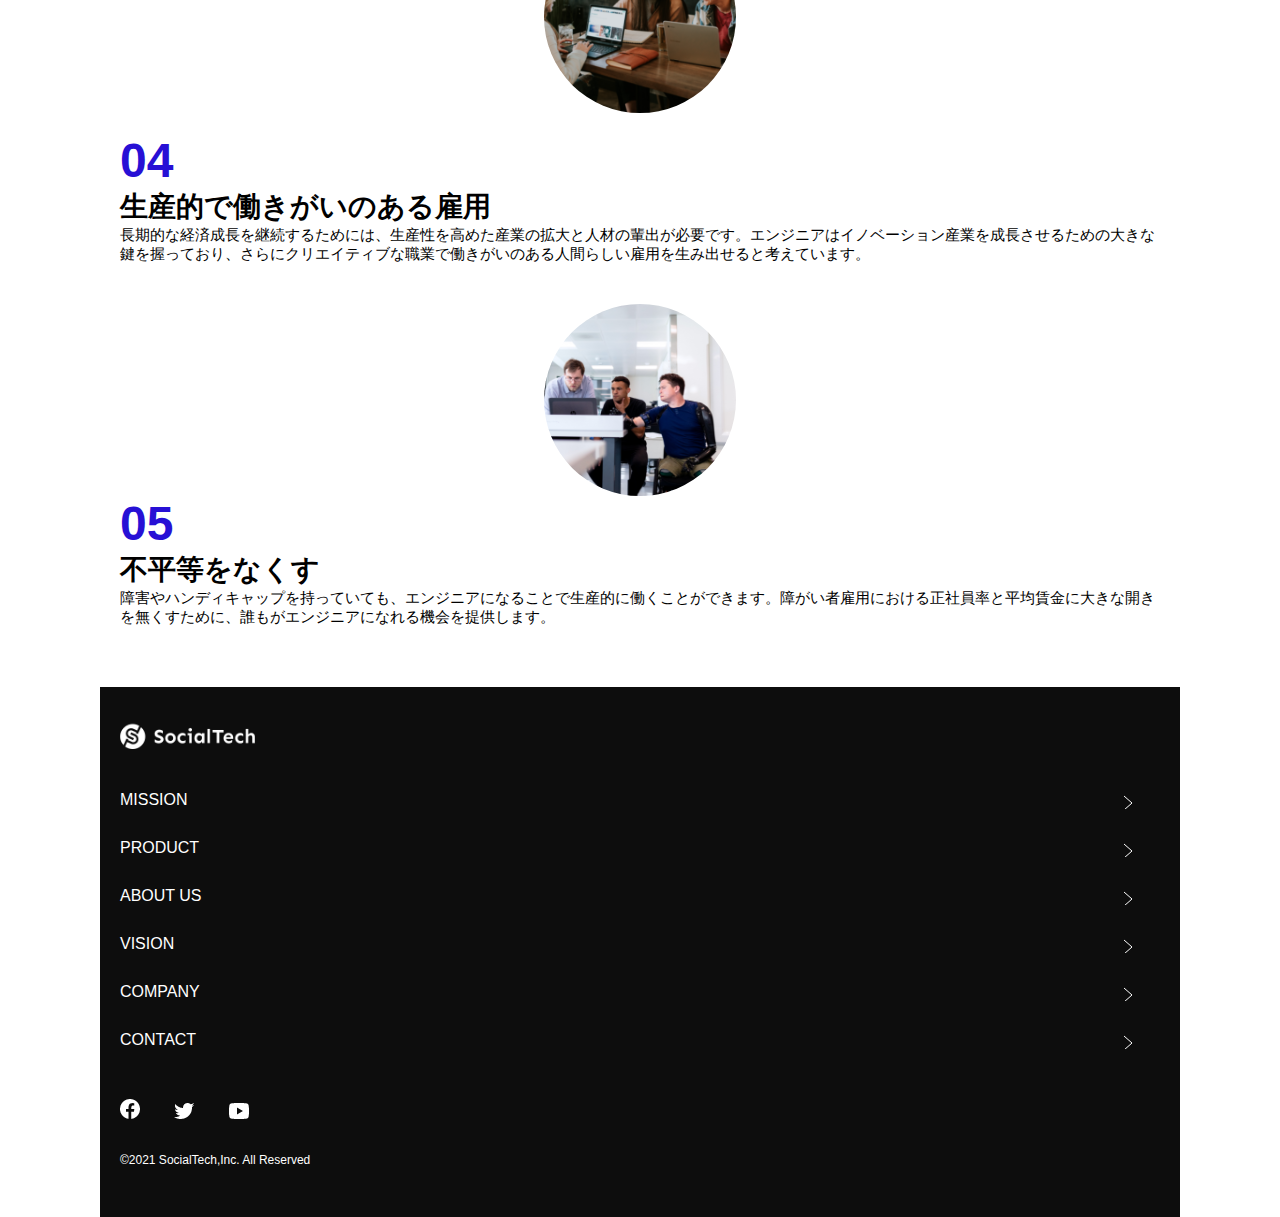
<file: mission.html>
<!DOCTYPE html>
<html>
    <head>
        <title>SocialTech - MISSION ミッション -</title>
        <meta charset="utf-8">
        <meta name="description" content="SocialTechが目指す5つの目標（S2DGs）を紹介します">
        <meta name="viewport" content="width=device-width,initial-scale=1.0">
        <link rel="stylesheet" href="style.css">
    </head>

    <body>
        <header>
            <a href="index.html" id="logo">
                <img src="images/logo.png" alt="トップページに戻る">
            </a>

            <nav id="nav-pc">
                <ul>
                    <li><a href="mission.html">MISSION</a></li>
                    <li><a href="product.html">PRODUCT</a></li>
                    <li><a href="index.html#aboutus">ABOUT US</a></li>
                    <li><a href="index.html#vision">VISION</a> </li>
                    <li><a href="index.html#company">COMPANY</a></li>
                    <li><a href="index.html#contact">CONTACT</a></li>
                </ul>
            </nav>

            <button id="menu-sp" onclick="document.getElementById('nav-sp').style.display='block'">
                <img src="images/button-menu.png" alt="ナビゲーションを開く">
            </button>

            <div id="nav-sp">
                <button id="close" onclick="document.getElementById('nav-sp').style.display='none'">
                    <img src="images/button-close.png" alt="ナビゲーションを閉じる">
                </button>

                <nav>
                    <ul>
                        <li>
                            <a id="logo-sp" href="index.html" onclick="document.getElementById('nav-sp').style.display='none'"><img src="images//logo-sp.png" alt="トップページに戻る"></a>
                        </li>
                        <li><a class="menu" href="mission.html" onclick="document.getElementById('nav-sp').style.display='none'">MISSION</a></li>
                        <li><a class="menu" href="product.html" onclick="document.getElementById('nav-sp').style.display='none'">PRODUCT</a></li>
                        <li><a class="menu" href="index.html#aboutus" onclick="document.getElementById('nav-sp').style.display='none'">ABOUT US</a></li>
                        <li><a class="menu" href="index.html#vision" onclick="document.getElementById('nav-sp').style.display='none'">VISION</a></li>
                        <li><a class="menu" href="index.html#company" onclick="document.getElementById('nav-sp').style.display='none'">COMPANY</a></li>
                        <li><a class="menu" href="index.html#contact" onclick="document.getElementById('nav-sp').style.display='none'">CONTACT</a></li>
                    </ul>
                </nav>

                <div id="sns">
                    <a href="https://www.facebook.com/sejuku2013">
                        <img src="images/button-facebook.png" alt="Facebookのリンク">
                    </a>
                    <a href="https://twitter.com/samuraijuku">
                        <img src="images/button-twitter.png" alt="Twitterのリンク">
                    </a>
                    <a href="https://www.youtube.com/channel/UCCFOQO5aDK0xXam4cUQXT8g">
                        <img src="images/button-youtube.png" alt="YouTubeのリンク">
                    </a>
                </div>
            
            </div>
        </header>

        <main>
            <article>
                <section id="mission-main">
                    <div class="mission-main-inner">
                        <div id="mission-title">
                            <h1>MISSION<br><span>ミッション</span></h1>
                            <p>TOP > MISSION</p>
                        </div>
                    </div>
                </section>

                 <section id="mission-s2dgs">
                    <h2 class="mission-h2">S2DGsの実現</h2>
                    <p>国連の掲げる大中小169個の目標「SDGs」のうち、以下の5つの大目標の実現をミッションとします。</p>
                    <img src="images/mission/mission-s2dgs.png" alt="S2DGs">
                </section>

                <section id="mission-five-goals">
                    <div class="five-goals-image">
                        <img src="images/mission/mission-5goals.png" alt="5Goals">
                    </div>
                    <div class="five-goals-read">
                        <div>
                            <img class="fivegoals-image-left" src="images/mission/mission-5goals01.png" alt="PCを操作する女の子">
                            <span class="fivegoals-number">01</span>
                            <h3 class="fivegoals-h3">貧困をなくそう</h3>
                            <p class="fivegoals-p">平均年収の高いエンジニアになることを支援し、相対的貧困を抜け出す社会人を増やしていきます。さらに、技能取得や職業訓練の機会を得られない貧困家庭の子供にもIT教育を提供し「貧困の連鎖」を食い止めることを目指します。</p>
                        </div>
                        <div>
                            <img class="fivegoals-image-right" src="images/mission/mission-5goals02.png" alt="PCを見つめる小さい女の子">
                            <span class="fivegoals-number">02</span>
                            <h3 class="fivegoals-h3">質の高い教育をみんなに</h3>
                            <p class="fivegoals-p">手頃な価格で質の高い技術・職業教育の提供を行い、誰もがエンジニアになれるための教育プラットフォームを目指します。子供向けSTEAM教育を提供し、グローバル社会やAI時代に適応して世界で通用する価値の高い人材を育成します。</p>
                        </div>
                        <div>
                            <img class="fivegoals-image-left" src="images/mission/mission-5goals03.png" alt="PCを操作する女性">
                            <span class="fivegoals-number">03</span>
                            <h3 class="fivegoals-h3">ジェンダー平等の実現</h3>
                            <p class="fivegoals-p">女性エンジニアを輩出することは、ジェンダーギャップ指数の経済、教育分野に影響を与えると考えています。女性エンジニアを増やすことで、ライフイベントが多い女性の社会進出を促す機会の創出やシングルマザーの貧困解消をし、男女格差の無い、健全な社会を目指します。</p>
                        </div>
                        <div>
                            <img class="fivegoals-image-right" src="images/mission/mission-5goals04.png" alt="笑顔で話し合う3人の男女">
                            <span class="fivegoals-number">04</span>
                            <h3 class="fivegoals-h3">生産的で働きがいのある雇用</h3>
                            <p class="fivegoals-p">長期的な経済成長を継続するためには、生産性を高めた産業の拡大と人材の輩出が必要です。エンジニアはイノベーション産業を成長させるための大きな鍵を握っており、さらにクリエイティブな職業で働きがいのある人間らしい雇用を生み出せると考えています。</p>
                        </div>
                        <div>
                            <img class="fivegoals-image-left" src="images/mission/mission-5goals05.png" alt="障害を持つ男性が生き生きと働く様子">
                            <span class="fivegoals-number">05</span>
                            <h3 class="fivegoals-h3">不平等をなくす</h3>
                            <p class="fivegoals-p">障害やハンディキャップを持っていても、エンジニアになることで生産的に働くことができます。障がい者雇用における正社員率と平均賃金に大きな開きを無くすために、誰もがエンジニアになれる機会を提供します。</p>
                        </div>
                    </div>
                </section>
            </article>
        </main>

        <footer>
            <div id="footer-logo">
                <img src="images/logo-sp.png" alt="SocialTech">
            </div>
            <div id="footer-link">
                <a href="mission.html">MISSION</a>
                <a href="product.html">PRODUCT</a>
                <a href="index.html#aboutus">ABOUT US</a>
                <a href="index.html#vision">VISION</a>
                <a href="index.html#company">COMPANY</a>
                <a href="index.html#contact">CONTACT</a>
            </div>

            <div id="sns-footer">
                <div class="sns-btns">
                    <a href="https://www.facebook.com/sejuku2013"><img src="images/button-facebook.png" alt="Facebookのリンク"></a>
                    <a href="https://twitter.com/samuraijuku"><img src="images/button-twitter.png" alt="Twitterのリンク"></a>
                    <a href="https://www.youtube.com/channel/UCCFOQO5aDK0xXam4cUQXT8g"><img src="images/button-youtube.png" alt="YouTubeのリンク"></a>
                </div>
                <p id="copyright">&copy;2021 SocialTech,Inc. All Reserved</p>
            </div>
        </footer>
    </body>
</html>
</file>
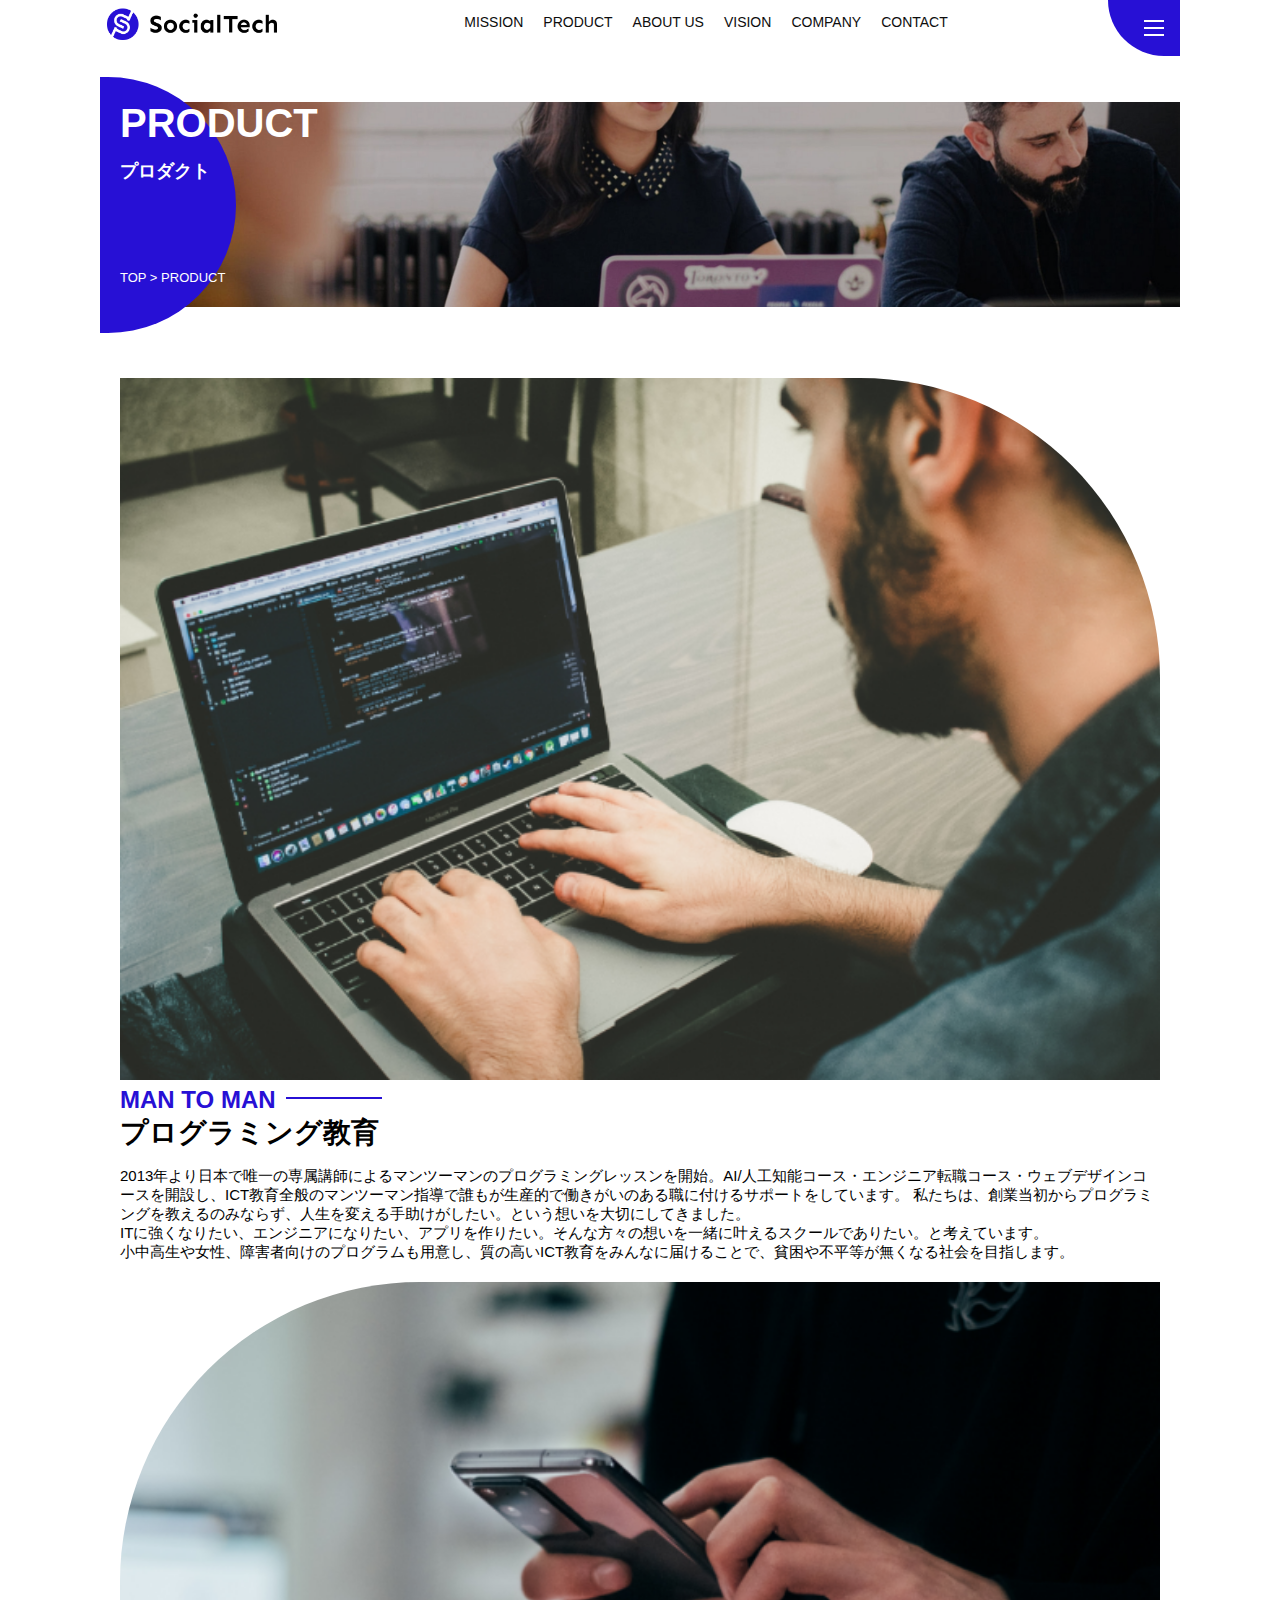
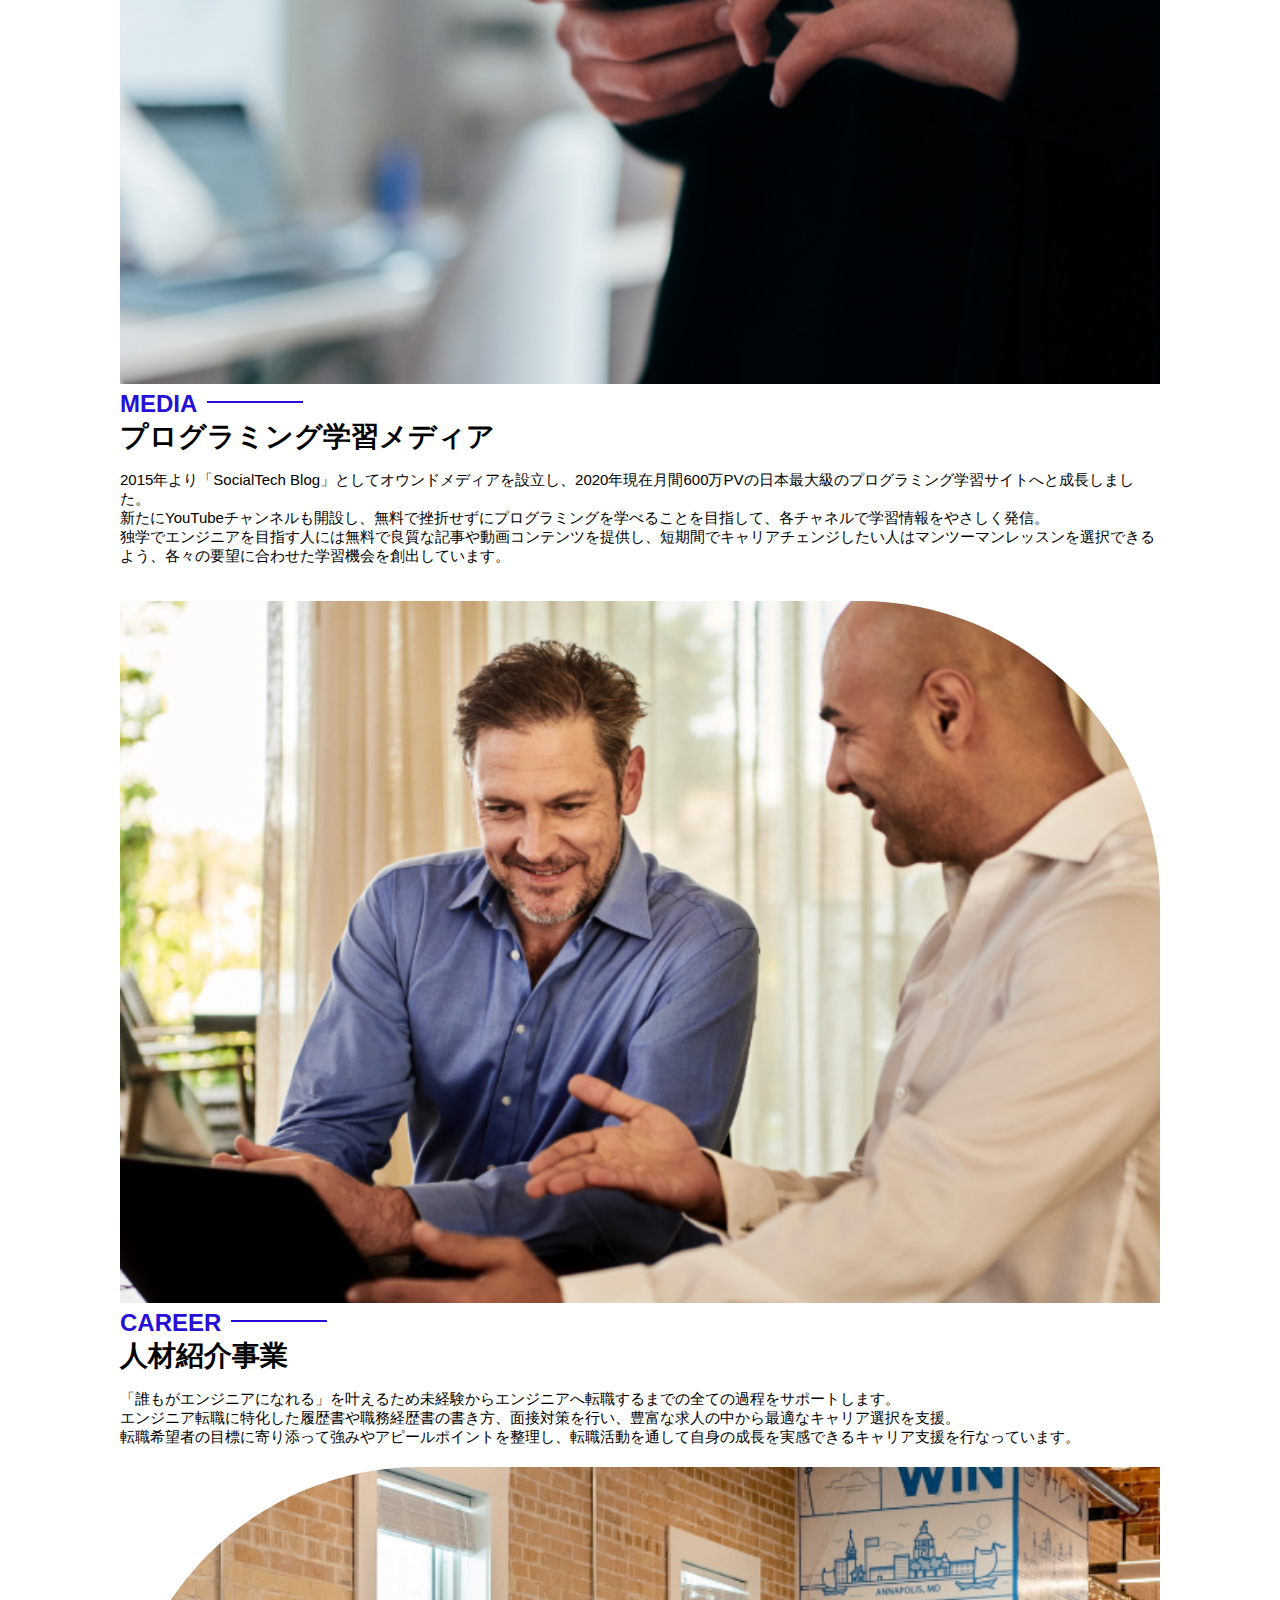
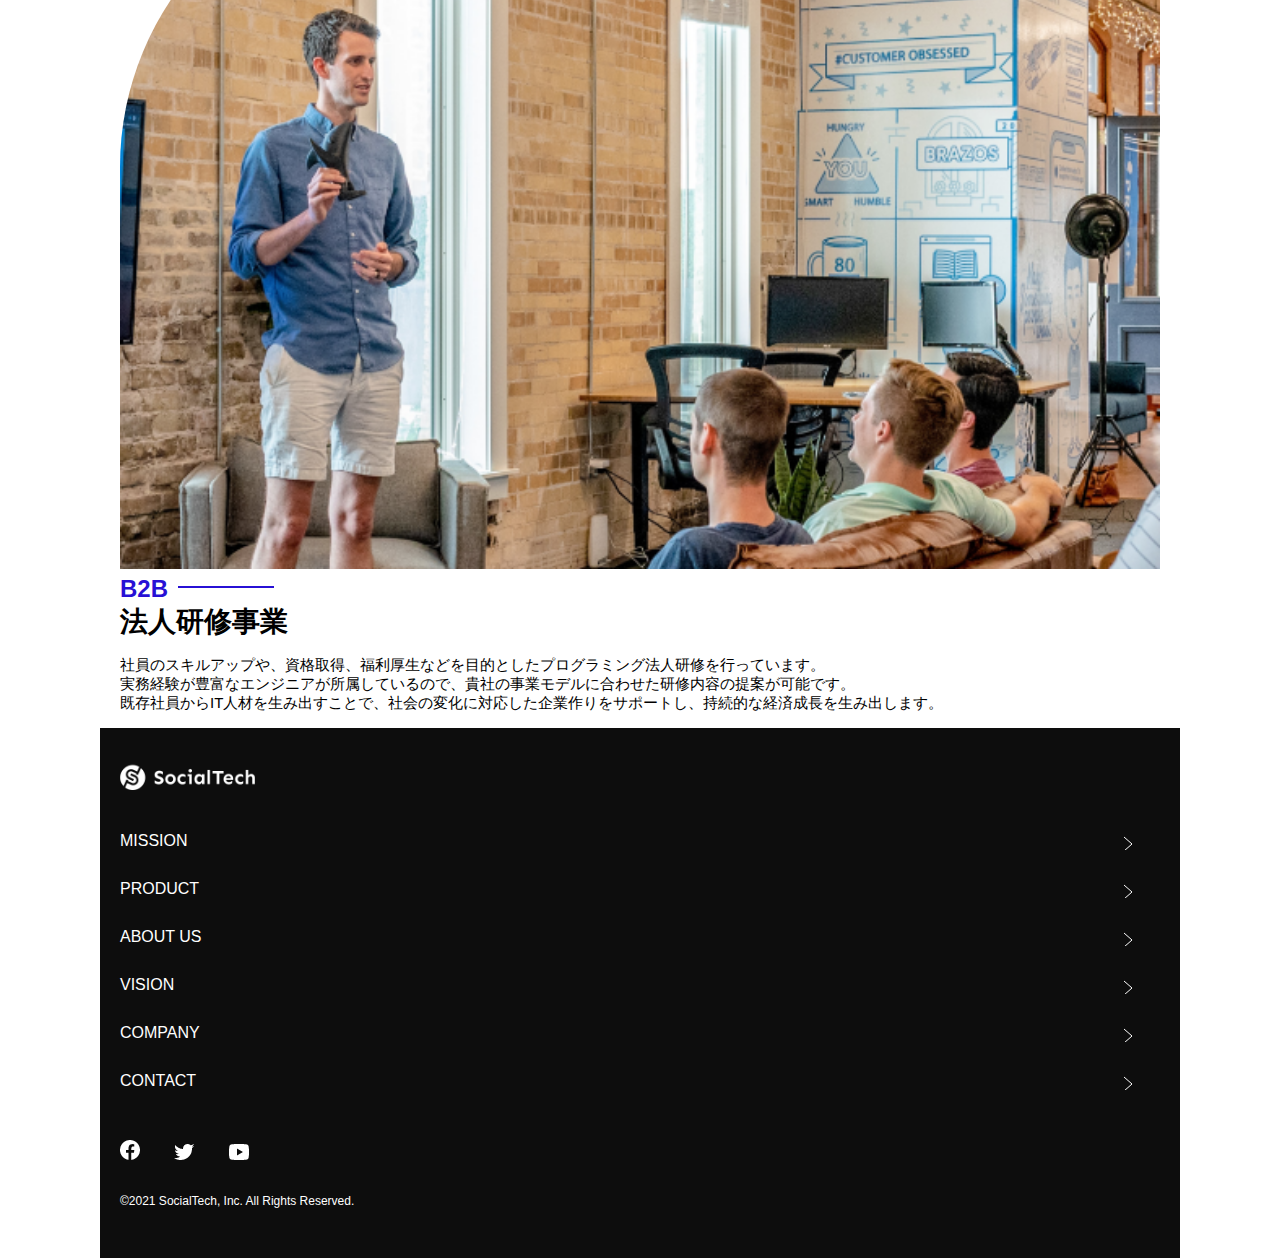
<file: product.html>
<!DOCTYPE html>
<html>
  <head>
    <title>SocialTech -PRODUCT プロダクト-</title>
    <meta charset="utf-8">
    <meta name="description" content="SocialTechの4つのプロダクトを紹介します">
    <meta name="viewport" content="width=device-width, initial-scale=1.0">
    <link rel="stylesheet" href="style.css">
  </head>

  <body>
    <!-- ヘッダー -->
    <header>
      <!-- ロゴ -->
      <a href="index.html" id="logo">
        <img src="images/logo.png" alt="トップページに戻る">
      </a>

      <!-- PC用ナビゲーション -->
      <nav id="nav-pc">
        <ul>
          <li><a href="mission.html">MISSION</a></li>
          <li><a href="product.html">PRODUCT</a></li>
          <li><a href="index.html#aboutus">ABOUT US</a></li>
          <li><a href="index.html#vision">VISION</a></li>
          <li><a href="index.html#company">COMPANY</a></li>
          <li><a href="index.html#contact">CONTACT</a></li>
        </ul>
      </nav>

      <!-- スマホ用メニューボタン -->
      <button id="menu-sp" onclick="document.getElementById('nav-sp').style.display = 'block'">
        <img src="images/button-menu.png" alt="ナビゲーションを開く">
      </button>

      <!-- スマホ用ナビゲーション -->
      <div id="nav-sp">
        <button id="close" onclick="document.getElementById('nav-sp').style.display = 'none'">
          <img src="images/button-close.png" alt="ナビゲーションを閉じる">
        </button>

        <nav>
          <ul>
            <li>
              <a id="logo-sp" href="index.html" onclick="document.getElementById('nav-sp').style.display = 'none'"><img src="images/logo-sp.png" alt="トップページに戻る"></a>
            </li>
            <li><a class="menu" href="mission.html" onclick="document.getElementById('nav-sp').style.display = 'none'">MISSION</a></li>
            <li><a class="menu" href="product.html" onclick="document.getElementById('nav-sp').style.display = 'none'">PRODUCT</a></li>
            <li><a class="menu" href="index.html#aboutus" onclick="document.getElementById('nav-sp').style.display = 'none'">ABOUT US</a></li>
            <li><a class="menu" href="index.html#vision" onclick="document.getElementById('nav-sp').style.display = 'none'">VISION</a></li>
            <li><a class="menu" href="index.html#company" onclick="document.getElementById('nav-sp').style.display = 'none'">COMPANY</a></li>
            <li><a class="menu" href="index.html#contact" onclick="document.getElementById('nav-sp').style.display = 'none'">CONTACT</a></li>
          </ul>
        </nav>
        <div id="sns">
          <a href="https://www.facebook.com/sejuku2013">
            <img src="images/button-facebook.png" alt="Facebookのリンク">
          </a>
          <a href="https://twitter.com/samuraijuku">
            <img src="images/button-twitter.png" alt="Twitterのリンク">
          </a>
          <a href="https://www.youtube.com/channel/UCCFOQO5aDK0xXam4cUQXT8g">
            <img src="images/button-youtube.png" alt="YouTubeのリンク">
          </a>
        </div>
      </div>
    </header>

    <main>
      <article>
        <section id="product-main">
           <div class="product-main-inner">
             <div id="product-title">
               <h1>PRODUCT<br><span>プロダクト</span></h1>
               <p>TOP > PRODUCT</p>
             </div>
           </div>
         </section>
             <section class="product-section product-section-left">
           <div class="product-section-img">
             <img src="images/product/product-mantoman.png" alt="PCでコードを書く男性">
           </div>
           <div class="product-read">
             <h2 class="product-h2">MAN TO MAN</h2>
             <h3 class="product-h3">プログラミング教育</h3>
             <p>
               2013年より日本で唯一の専属講師によるマンツーマンのプログラミングレッスンを開始。AI/人工知能コース・エンジニア転職コース・ウェブデザインコースを開設し、ICT教育全般のマンツーマン指導で誰もが生産的で働きがいのある職に付けるサポートをしています。 私たちは、創業当初からプログラミングを教えるのみならず、人生を変える手助けがしたい。という想いを大切にしてきました。<br>ITに強くなりたい、エンジニアになりたい、アプリを作りたい。そんな方々の想いを一緒に叶えるスクールでありたい。と考えています。<br>小中高生や女性、障害者向けのプログラムも用意し、質の高いICT教育をみんなに届けることで、貧困や不平等が無くなる社会を目指します。
             </p>
           </div>
         </section>
 
         <section class="product-section product-section-right">
           <div class="product-read">
             <h2 class="product-h2">MEDIA</h2>
             <h3 class="product-h3">プログラミング学習メディア</h3>
             <p>2015年より「SocialTech Blog」としてオウンドメディアを設立し、2020年現在月間600万PVの日本最大級のプログラミング学習サイトへと成長しました。<br>新たにYouTubeチャンネルも開設し、無料で挫折せずにプログラミングを学べることを目指して、各チャネルで学習情報をやさしく発信。<br>独学でエンジニアを目指す人には無料で良質な記事や動画コンテンツを提供し、短期間でキャリアチェンジしたい人はマンツーマンレッスンを選択できるよう、各々の要望に合わせた学習機会を創出しています。</p>
           </div>
           <div class="product-section-img">
             <img src="images/product/product-media.png" alt="スマートフォンを操作する人">
           </div>
         </section>
 
         <section class="product-section product-section-left">
           <div class="product-section-img">
             <img src="images/product/product-career.png" alt="笑顔で話し合う2人の男性">
           </div>
           <div class="product-read">
             <h2 class="product-h2">CAREER</h2>
             <h3 class="product-h3">人材紹介事業</h3>
             <p>「誰もがエンジニアになれる」を叶えるため未経験からエンジニアへ転職するまでの全ての過程をサポートします。<br>エンジニア転職に特化した履歴書や職務経歴書の書き方、面接対策を行い、豊富な求人の中から最適なキャリア選択を支援。<br>転職希望者の目標に寄り添って強みやアピールポイントを整理し、転職活動を通して自身の成長を実感できるキャリア支援を行なっています。<br></p>
           </div>
         </section>
 
         <section class="product-section product-section-right">
           <div class="product-read">
             <h2 class="product-h2">B2B</h2>
             <h3 class="product-h3">法人研修事業</h3>
             <p>社員のスキルアップや、資格取得、福利厚生などを目的としたプログラミング法人研修を行っています。<br>実務経験が豊富なエンジニアが所属しているので、貴社の事業モデルに合わせた研修内容の提案が可能です。<br>既存社員からIT人材を生み出すことで、社会の変化に対応した企業作りをサポートし、持続的な経済成長を生み出します。</p>
           </div>
           <div class="product-section-img">
             <img src="images/product/product-b2b.png" alt="講演中の男性とそれを聴く人々">
           </div>
         </section>

      </article>
    </main>

    <footer>
      <div id="footer-logo">
        <img src="images/logo-sp.png" alt="SocialTech">
      </div>
      <div id="footer-link">
        <a href="mission.html">MISSION</a>
        <a href="product.html">PRODUCT</a>
        <a href="index.html#aboutus">ABOUT US</a>
        <a href="index.html#vision">VISION</a>
        <a href="index.html#company">COMPANY</a>
        <a href="index.html#contact">CONTACT</a>
      </div>
      <div id="sns-footer">
        <div class="sns-btns">
          <a href="https://www.facebook.com/sejuku2013"><img src="images/button-facebook.png" alt="Facebookのリンク"></a>
          <a href="https://twitter.com/samuraijuku"><img src="images/button-twitter.png" alt="Twitterのリンク"></a>
          <a href="https://www.youtube.com/channel/UCCFOQO5aDK0xXam4cUQXT8g"><img src="images/button-youtube.png" alt="YouTubeのリンク"></a>
        </div>
        <p id="copyright">&copy;2021 SocialTech, Inc. All Rights Reserved.</p>
      </div>
    </footer>
    
  </body>
</html>
</file>
<file: style.css>
* {
   box-sizing: border-box;
 }

p {
  font-size: 15px;
}

body {
  max-width: 1080px;
  margin: 0 auto 0 auto;  
  font-family: "Source Sans Pro", "Hiragino Kaku Gothic ProN", Meiryo, Arial, sans-serif;
}

header {
display: flex;
justify-content: space-between;
} 

#nav-pc {
  font-size: 14px;
}

#nav-pc ul {
  display: flex;
  padding-left: 0;
}

#nav-pc li {
  list-style: none;
}

#nav-pc a {
  text-decoration: none;
  margin-left: 20px;
  color: #0d0d0d;
}

#nav-pc a:hover {
  text-decoration: underline;
}


/* メインビジュアル*/
#main-visual {
  position: relative;
  height: 400px;
}

 #main-message {
   position: absolute;
   top: 0;
   left: 0;
   background-color: #2710d5;
   color: #ffffff;
   border-radius: 0 0 476px 0;
   max-width: 620px;
   height: 100%;
   width: 100%;
   z-index: 11;
 }

 #main-message h1 {
    font-size: 60px;
    margin: 100px 0 0 50px;
 }

 #main-message > p {
    font-size: 28px;
    margin: 0 0 0 50px;
 }

 #main-visual > img {
    max-width: 620px;
    border-radius: 476px 0 0 0;
    position: absolute;
    top: 0;
    right: 0;
    z-index: 10;
}

h2{
    margin: 40px 0 0 0;
}

h2::after {
    content: url("images/line.png");
    margin-left: 10px;
}

h3{
    font-size: 27px;
}

#mission {
    margin: 80px auto 80px auto;
}

#mission-flex{
    display: flex;
}

#mission-flex > div {
    width: 50%;
    margin: 20px;
}

#mission-photo{
    width: 100%;
}

#s2dgs{
    margin-top: 50px;
    width: 100%;
}

#product {
   background-color: #fafafa;
   margin: 80px 0 80px 0;
   padding: 10px 40px 0px 40px;
 }
 
 /* 外枠 */
 #product .product-flex {
   margin-top: 40px;
   display: flex;
 }
 
 /* 左のカラム */
 #product-left {
   width: 50%;
   margin-right: 20px;
 }
 
 /* 右のカラム */
 #product-right {
   width: 50%;
   margin-left: 20px;
   margin-top: 80px;
 }
 
 /* 画像＋説明の枠 */
 #product-left > div {
   position: relative;
   height: 480px;
   margin-right: 20px;
 }
 #product-right > div {
   position: relative;
   height: 480px;
   margin-left: 20px;
 }

 .product-photo {
   width: 100%;
 }

 .product-explain {
   background-color: #ffffff;
   position: absolute;
   left: 0;
   bottom: 50px;
   margin: 0 40px 0 40px;
   padding: 20px;
   box-shadow: 5px 5px 10px rgba(0, 0, 0, 0.05);
 }
 
 /* 説明文の英語 */
 .product-explain > span {
   color: #2710d5;
   font-weight: bold;
   font-size: 16px;
   margin: 0px;
 }
 
 /* 説明文の見出し */
 .product-explain > h3 {
   margin: 5px 0 5px 0;
 }
 
 /* 説明文 */
 .product-explain > p {
   font-size: 14px;
   margin: 0;
 }
 
 /* もっと見るボタン */
 #product-more {
   text-align: center;
 }
 
 #product-more a {
   position: relative;
   bottom: -42px;
 }

 #aboutus {
   margin: 80px auto 80px auto;
 }
 
 /* 3つの組織文化と画像を入れる枠 */
 #aboutus > div {
   display: flex;
 }

 .culture-img {
   width: 50%;
   align-self: flex-start;
 }
 
 .culture-img2 {
   margin-top: 50px;
   width: 100%;
 }

 .culture-table {
   margin-right: 50px;
 }

 .culture-num {
   font-size: 80px;
   color: #2710d5;
   padding: 0 20px 0 0;
 }


 .culture-table th {
   text-align: left;
   font-size: 28px;
   font-weight: bold;
 }

 .culture-en {
   color: #2710d5;
   font-size: 24px;
 }

 .culture-description {
   margin: 0;
 }

 #vision {
   margin: 80px auto 80px auto;
 }
 
 /* セクション内の外枠*/
 #vision > div {
   display: flex;
   justify-content: space-between;
   flex-wrap: wrap;
 }
 
 /*7つの行動指針の枠*/
 .vision-box {
   width: 300px;
   height: 300px;
   margin-bottom: 30px;
   position: relative;
 }

 .vision-box > img {
   width: 100%;
   position: relative;
   z-index: 30;
 }
 
 .vision-box > div {
   position: absolute;
   top: 0;
   left: 0;
   z-index: 31;
   margin-right: 20px;
 }
 
 .vision-box > div > h4 {
   color: #2710d5;
   font-size: 19px;
   margin: 80px 0 0 0;
 }
 
 .vision-box > div > h4::first-letter {
   font-size: 40px;
 }
 
 .vision-box > div > h5 {
   font-size: 20px;
   margin: 0 0 0 0;
 }
 
 .vision-box > div > p {
   margin: 10px 0 0 0;
 }

 #company {
   margin: 80px auto 80px auto;
 }

 #company-table {
    width: 100%;
 }

 .tableheader {
    text-align: left;
    padding: 20px;
    border-bottom-color: #2710d5;
    border-bottom-width: 1px;
    border-bottom-style: solid;
    width: 100px;
 }

 .tableheader-first {
    border-top-color: #2710d5;
    border-top-width: 1px;
    border-top-style: solid;
 }

 .cell {
    padding: 30px;
    border-bottom-color : #ececec;
    border-bottom-width : 1px;
    border-bottom-style : solid;
 }

 .cell-first {
    border-top-color : #ececec;
    border-top-width : 1px;
    border-top-style : solid;
 }

 #company > iframe {
   width: 100%;
   height: 368px;
   margin-top: 40px;
 }

 #contact {
   margin: 80px auto 80px auto;
 }
 
 /* 外枠 */
 #contact > form > div {
   display: flex;
   flex-direction: row;
   flex-wrap: wrap;
   padding-bottom: 30px;
 }

 .contact-heading {
   width: 240px;
   align-self: center;
 }
 /* 見出しのラベル */
 .contact-label {
   font-weight: bold;
 }
 /* 必須 */
 .contact-span {
   color: #ce2222;
   margin: 0 0 0 20px;
   font-weight: bold;
 }

 .contact-textbox {
   border-top: 0px;
   border-left: 0px;
   border-right: 0px;
   border-bottom-width: 1px;
   border-bottom-color: #707070;
   border-style: solid;
   background-color: #fafafa;
   width: 400px;
   height: 56px;
 }
 
 /* お問い合わせ内容のテキストエリア */
 .contact-textarea {
   border-top: 0px;
   border-left: 0px;
   border-right: 0px;
   border-bottom-width: 1px;
   border-bottom-color: #707070;
   background-color: #fafafa;
   width: 400px;
   height: 200px;
 }

 #contact dt {
   font-weight: bold;
 }
 
 #contact dd {
   margin: 0 0 16px 0;
 }
 
 #contact dd p {
   margin: 0;
 }
 
 #contact dd ul {
   padding-left: 0;
 }
 
 #contact dd li {
   margin-bottom: 0;
   list-style: none;
 }

 footer {
   background-color: #0d0d0d;
   text-align: center;
   padding: 80px 80px 30px 80px;
 }
 
 #footer-logo {
   margin-bottom: 30px;
 }

 #footer-link {
   margin-bottom: 50px;
 }
 
 #footer-link > a {
   text-decoration: none;
   margin: 10px;
   color: #ffffff;
 }
 
 #footer-link > a:hover {
   text-decoration: underline;
 }

 #sns-footer {
   display: flex;
   justify-content: space-between;
   text-align: left;
 }
 
 #sns-footer a {
   margin-right: 30px;
 }

 #copyright {
  color: #ffffff;
margin: 0;
}	
.mission-main-inner {
background-image: url("images/mission/mission-main.png");
background-repeat: no-repeat;
background-position-y: center;
}
#mission-title {
background-color: #2710d5;
width: 368px;
color: #ffffff;
height: 496px;
border-radius: 0 248px 248px 0;
position: relative;
}
#mission-title h1 {
position: absolute;
top: 0;
left: 100px;
font-size: 80px;
line-height: 1;
}
#mission-title h1 span {
font-size: 26px;
}
#mission-title > p {
position: absolute;
top: 350px;
left: 100px;
font-size: 16px;
}
/* ミッションページ　S2DGSの設定 */
#mission-s2dgs {
padding: 20px;
}
.mission-h2 {
color: #2710d5;
font-size: 40px;
}
.mission-h2::after {
content: none;
}
/* ミッションページ　5つのゴールの設定 */
#mission-five-goals {
padding: 20px;
display: flex;
}
#mission-five-goals .five-goals-image {
width: 30%;
padding: 20px;
}
#mission-five-goals .five-goals-image img {
width: 100%;
}
#mission-five-goals .five-goals-read {
width: 70%;
padding: 20px;
}
#mission-five-goals .five-goals-read > div {
margin-bottom: 40px;
}
.fivegoals-image-right {
float: right;
margin: 20px;
}

#fivegoals-image-left{
  float: left;
  margin: 20px;
}

.fivegoals-number {
color: #2710d5;
font-size: 48px;
font-weight: bold;
margin: 0;
}
.fivegoals-h3 {
font-size: 28px;
margin: 0;
}
.fivegoals-p {
margin: 0;
}
/* プロダクトページ */
.product-main-inner {
background-image: url("images/product/product-main.png");
background-repeat: no-repeat;
background-position-y: center;
}
 
#product-title {
background-color: #2710d5;
width: 368px;
  color: #ffffff;
  height: 496px;
border-radius: 0 248px 248px 0;
position: relative;
}

#product-title h1 {
position: absolute;
top: 0;
left: 100px;
font-size: 80px;
line-height: 1;
}
#product-title h1 span {
font-size: 26px;
}
#product-title > p {
position: absolute;
top: 350px;
left: 100px;
font-size: 16px;
}
/* セクション */
.product-section {
display: flex;
padding: 20px 20px 0;
}
.product-section .product-section-img {
width: 450px;
}
/* 右が画像のセクション*/
.product-section-left .product-section-img img {
width: 100%;
padding: 0 40px 30px 0;
border-radius: 0 432px 0 0;
}
.product-section-left .product-read {
width: 50%;
flex-grow: 1;
}
.product-section-left .product-read p {
margin-bottom: 0;
}
/* 右が画像のセクション*/
.product-section-right {
justify-content: space-between;
}
.product-section-right .product-section-img img {
width: 100%;
padding: 0 0 30px 40px;
border-radius: 432px 0 0 0;
}
.product-section-right .product-read {
width: 500px;
}
.product-h2 {
color: #2710d5;
font-size: 24px;
  margin: 0;
}
.product-h3 {
font-size: 28px;
margin: 0;
}

 @media screen and (max-width:767px) {
  #nav-pc{
    display: none;
  }
 }

 #menu-sp{
  display: block;
  background-color: transparent;
  float: right;
  padding: 0;
  border: none;
 }

 #nav-sp{
  background-color: #2710d5;
  position: fixed;
  left: 0;
  top: 0;
  height: 100%;
  width: 100%;
  display: none;
  z-index: 100;
 }

 #close{
  position: absolute;
  top: 20px;
  right: 20px;background-color: transparent;
  border: none;
 }

 #nav-sp nav ul{
  padding-left: 0;
 }

 #nav-sp nav li{
  list-style: none;
 }

 #logo-sp{
  margin: 80px 0 30px 20px;
 }

 #nav-sp nav a{
  display: block;
  color:#ffffff;
 }

 #nav-sp nav a:hover{
  text-decoration: underline;
 }

 #nav-sp.menu{
    text-decoration: none;
  margin: 0 20px 0 20px;
  height: 44px;
  font-size: 16px;
  background-image: url("images/arrow.png");
  background-repeat: no-repeat;
  background-position: right top;
 }

 #sns{
  position: absolute;
  bottom: 20px;
  left: 20px;
 }

 #sns > a{
  margin-right: 30px;
 }

 #main-visual {
     position: relative;
     height: 470px;
   }
 
   #main-visual > div {
     text-align: center;
     height: 280px;
   }
 
   #main-visual h1 {
     font-size: 28px;
     margin: 90px 0 0 0;
   }
 
   #main-visual > div > p {
     margin: 0;
     font-size: 15px;
   }
 
   #main-visual > img {
     width: 100%;
     border-radius: 476px 0 0 0;
     top: auto;
     bottom: 0;
   }

   h2 {
     margin: 15px 0 15px 0;
   }
   
   h3 {
     font-size: 24px;
     margin: 10px 0 0 0;
   }

   #mission {
     margin: 20px 0 20px 0;
     padding: 0 20px 0 20px;
   }
 
   #mission-flex {
     flex-direction: column;
   }
 
   #mission-flex > div {
   width: 100%;
   margin: 0;
 }

 #product {
      margin: 0;
      padding: 10px 20px 0 20px;
    }
  
    /* 外枠 */
    #product .product-flex {
      flex-direction: column;
      margin-top: 0;
    }
  
    /* 左右のカラム　スマホでは縦並び */
    #product-left,
    #product-right {
      width: 100%;
      margin: 0;
    }

     #product-left > div,
   #product-right > div {
     height: auto;
     margin: 0;
   }
 
   /* 説明文の枠 */
   .product-explain {
     position: relative;
     margin: 0;
   }
 
   .product-explain > h3 {
     margin: 10px 0 10px 0;
     font-size: 24px;
   }
 
  /* もっと見るボタン */
    #product-more {
      text-align: left;
    }

     /* ABOUT US */
   #aboutus {
     margin: 80px 20px 80px 20px;
   }
 
   #aboutus > div {
     flex-direction: column;
  }
 
   .culture-table th {
     font-size: 16px;
   }
 
   .culture-table {
     margin-right: 0;
     padding-right: 20px;
     order: 2;
   }
 
   .culture-img {
     width: 100%;
     order: 1;
   }
 
   .culture-img2 {
     margin-top: 0;
   }
 
   .culture-num {
     padding: 0;
   }
 
   .culture-description {
     margin: 0;
   }

   #vision {
     margin: 80px 20px 80px 20px;
   }
 
   .vision-box > img {
     position: absolute;
     top: 0;
     left: 0;
   }
 
   .vision-box > div > h4 {
     margin: 60px 0 0 0;
   }

   #company {
     margin: 0 20px 0 20px;
   }
 
   #company > h3 {
     margin-bottom: 20px;
   }

  .tableheader {
     width: 50px;
   }
 
   .cell {
     padding: 20px;
   }
 
   #company > iframe {
     height: 240px;
   }

   #contact {
     margin: 80px 20px 80px 20px;
   }
 
   #contact > h3 {
     margin-bottom: 20px;
   }
 
   #contact > form > div {
     flex-direction: column;
     margin-bottom: 20px;
   }
 
   .contact-heading {
     align-self: auto;
     margin-bottom: 20px;
   }

  .contact-textbox {
     min-width: 300px;
     width: 100%;
   }
 
   .contact-textarea {
     height: 150px;
     width: 100%;
   }
 
   .radiobutton {
     margin-bottom: 20px;
   }

   footer {
     padding: 30px 20px 50px 20px;
     text-align: left;
   }
 
   #footer-link > a {
     margin: 0 20px 30px 0;
     display: block;
     background-image: url("images/arrow.png");
     background-repeat: no-repeat;
     background-position: right top;
   }
 
   #footer-link > a:hover {
     text-decoration: underline;
   }
 
   #sns-footer {
     flex-direction: column;
     justify-content: flex-start;
   }
 
   #copyright {
     font-size: 12px;
     margin-top: 30px;
   }

 #mission-main {
     height: 256px;
     margin-top: 4%;
     position: relative;
   }
 
   .mission-main-inner {
     height: 80%;
     background-size: cover;
   }
 
   #mission-title {
     width: 136px;
     height: 256px;
     position: absolute;
     top: -10%;
   }
 
   #mission-title h1 {
     left: 20px;
     font-size: 40px;
   }
 
   #mission-title h1 span {
     font-size: 18px;
   }
 
   #mission-title > p {
     top: 180px;
     left: 20px;
     font-size: 13px;
   }

   .mission-h2 {
      font-size: 38px;
      margin: 0px;
    }
  
    .mission-h2::after {
      content: none;
    }
  
    #mission-s2dgs > img {
      width: 100%;
    }

    #mission-five-goals {
     flex-direction: column;
   }
 
   #mission-five-goals > div {
     padding: 0;
   }
 
   #mission-five-goals .five-goals-image,
   #mission-five-goals .five-goals-read {
     width: 100%;
     padding: 0;
   }
 
   #mission-five-goals .five-goals-read > div {
     display: flex;
     flex-direction: column;
   }
 
   .fivegoals-image-right,
   .fivegoals-image-left {
     align-self: center;
   }

 #product-main {
     height: 256px;
     margin-top: 4%;
     position: relative;
   }
 
   .product-main-inner {
     height: 80%;
     background-size: cover;
   }
 
   #product-title {
     width: 136px;
     height: 256px;
     position: absolute;
     top: -10%;
   }
   
   #product-title h1 {
     left: 20px;
     font-size: 40px;
   }
 
   #product-title h1 span {
     font-size: 18px;
   }
 
   #product-title > p {
     top: 180px;
     left: 20px;
     font-size: 13px;
   }

   .product-section {
     flex-direction: column;
   }
 
   .product-section .product-section-img {
     width: 100%;
   }
   
   .product-section .product-section-img img {
     width: 100%;
     padding: 0;
   }
 
   /* 左が画像のセクション*/
   .product-section-left .product-section-img img {
     border-radius: 0 300px 0 0;
   }
 
   .product-section-left .product-read {
     width: 100%;
     flex-grow: 1;
   }
 
   /* 右が画像のセクション*/
   .product-section-right .product-section-img img {
     order: 1;
     border-radius: 300px 0 0 0;
   }
 
   .product-section-right .product-read {
     order: 2;
     width: 100%;
   }
</file>
